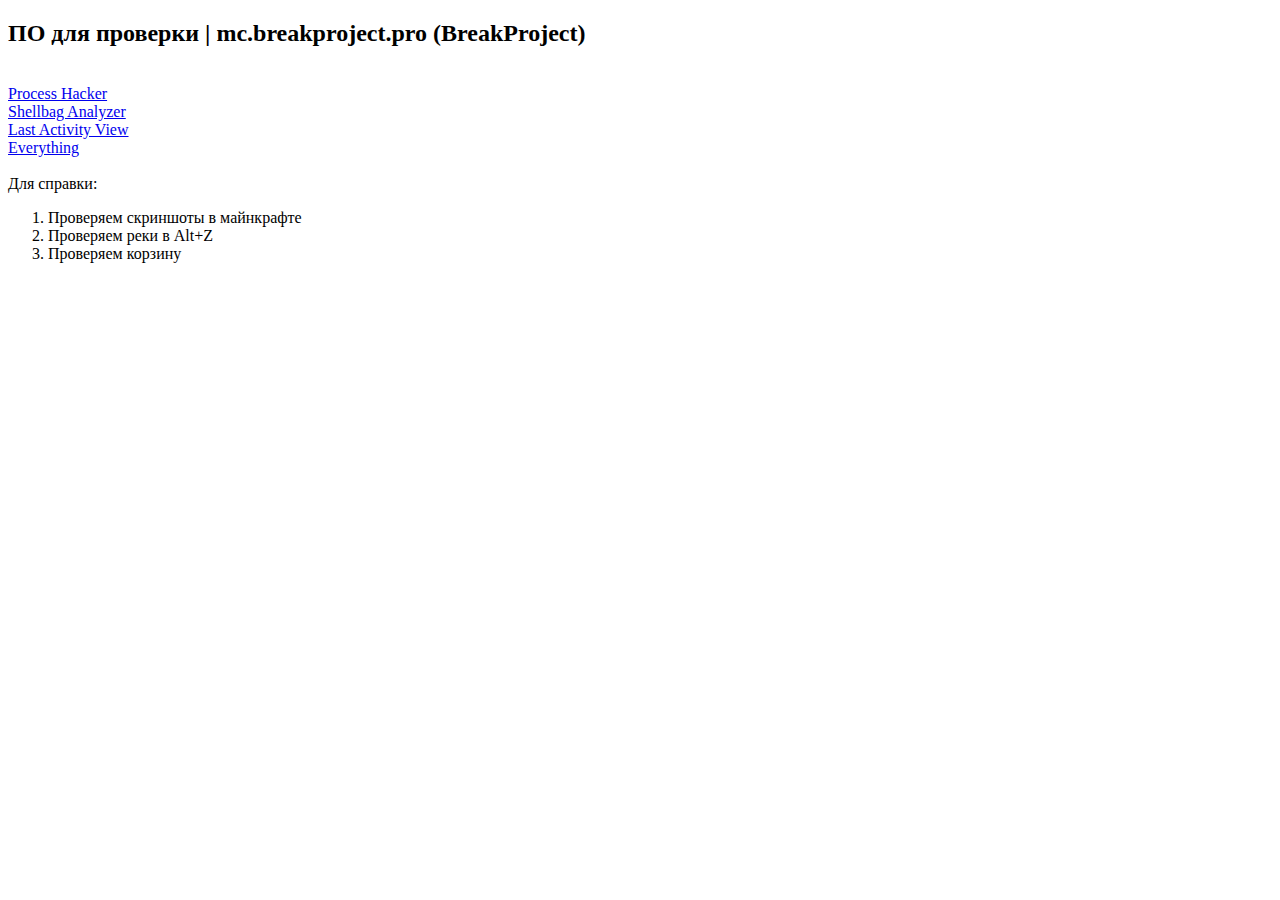
<file: check/index.html>
<!DOCTYPE html>
<html lang="en">
<head>
    <meta charset="UTF-8">
    <meta name="viewport" content="width=device-width, initial-scale=1.0">
    <title>BreakProject</title>
</head>
<body>
    <h2>ПО для проверки | mc.breakproject.pro (BreakProject)</h2>
    <br>
    <a href="https://sourceforge.net/projects/processhacker/files/processhacker2/processhacker-2.39-bin.zip/download" target="_blank">Process Hacker</a>
    <br>
    <a href="https://privazer.com/ru/shellbag_analyzer_cleaner.exe">Shellbag Analyzer</a>
    <br>
    <a href="https://www.nirsoft.net/utils/lastactivityview.zip">Last Activity View</a>
    <br>
    <a href="https://www.voidtools.com/Everything-1.4.1.1026.x64.zip">Everything</a>
    <br>
    <br>
    <div>Для справки:</div>
    <ol>
        <li>Проверяем скриншоты в майнкрафте</li>
        <li>Проверяем реки в Alt+Z</li>
        <li>Проверяем корзину</li>
    </ol>
</body>
</html>
</file>
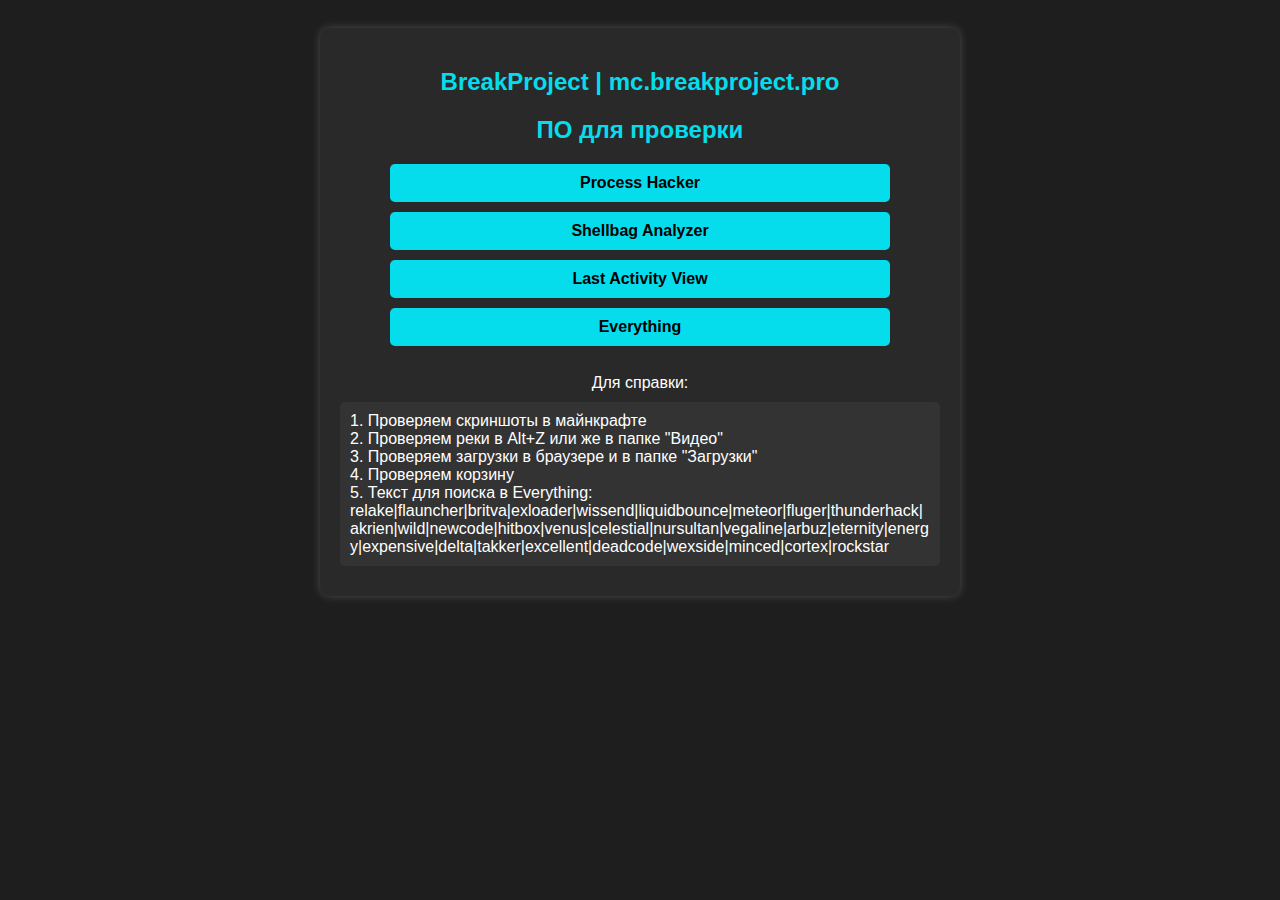
<file: check/v1/index.html>
<!DOCTYPE html>
<html lang="ru">
<head>
    <meta charset="UTF-8">
    <meta name="viewport" content="width=device-width, initial-scale=1.0">
    <title>BreakProject</title>
    <link rel="shortcut icon" href="/img/2.ico" type="image/ico">
    <style>
        body {
            font-family: Arial, sans-serif;
            background-color: #1e1e1e;
            color: #fff;
            text-align: center;
            padding: 20px;
        }
        h2 {
            color: #06ddec;
        }
        .container {
            max-width: 600px;
            margin: auto;
            background: #292929;
            padding: 20px;
            border-radius: 10px;
            box-shadow: 0 0 10px rgba(255, 255, 255, 0.2);
        }
        .button {
            display: block;
            margin: 10px auto;
            padding: 10px;
            width: 80%;
            background: #06ddec;
            color: #000;
            text-decoration: none;
            font-weight: bold;
            border-radius: 5px;
            transition: 0.3s;
        }
        .button:hover {
            background: #0db3be;
        }
        ol {
            text-align: left;
            margin: 10px auto;
            list-style-position: inside;
            padding: 10px;
            background: #333;
            border-radius: 5px;
            max-width: 100%;
            word-wrap: break-word;
            white-space: normal;
        }
    </style>
</head>
<body>
    <div class="container">
        <h2>BreakProject | mc.breakproject.pro</h2>
        <h2>ПО для проверки</h2>
        <a class="button" href="https://sourceforge.net/projects/processhacker/files/processhacker2/processhacker-2.39-bin.zip/download" target="_blank">Process Hacker</a>
        <a class="button" href="https://privazer.com/ru/shellbag_analyzer_cleaner.exe">Shellbag Analyzer</a>
        <a class="button" href="https://www.nirsoft.net/utils/lastactivityview.zip">Last Activity View</a>
        <a class="button" href="https://www.voidtools.com/Everything-1.4.1.1026.x64.zip">Everything</a>
        <br>
        <div>Для справки:</div>
        <ol>
            <li>Проверяем скриншоты в майнкрафте</li>
            <li>Проверяем реки в Alt+Z или же в папке "Видео"</li>
            <li>Проверяем загрузки в браузере и в папке "Загрузки"</li>
            <li>Проверяем корзину</li>
            <li>Текст для поиска в Everything: relake|flauncher|britva|exloader|wissend|liquidbounce|meteor|fluger|thunderhack|akrien|wild|newcode|hitbox|venus|celestial|nursultan|vegaline|arbuz|eternity|energy|expensive|delta|takker|excellent|deadcode|wexside|minced|cortex|rockstar</li>
        </ol>
    </div>
</body>
</html>
</file>
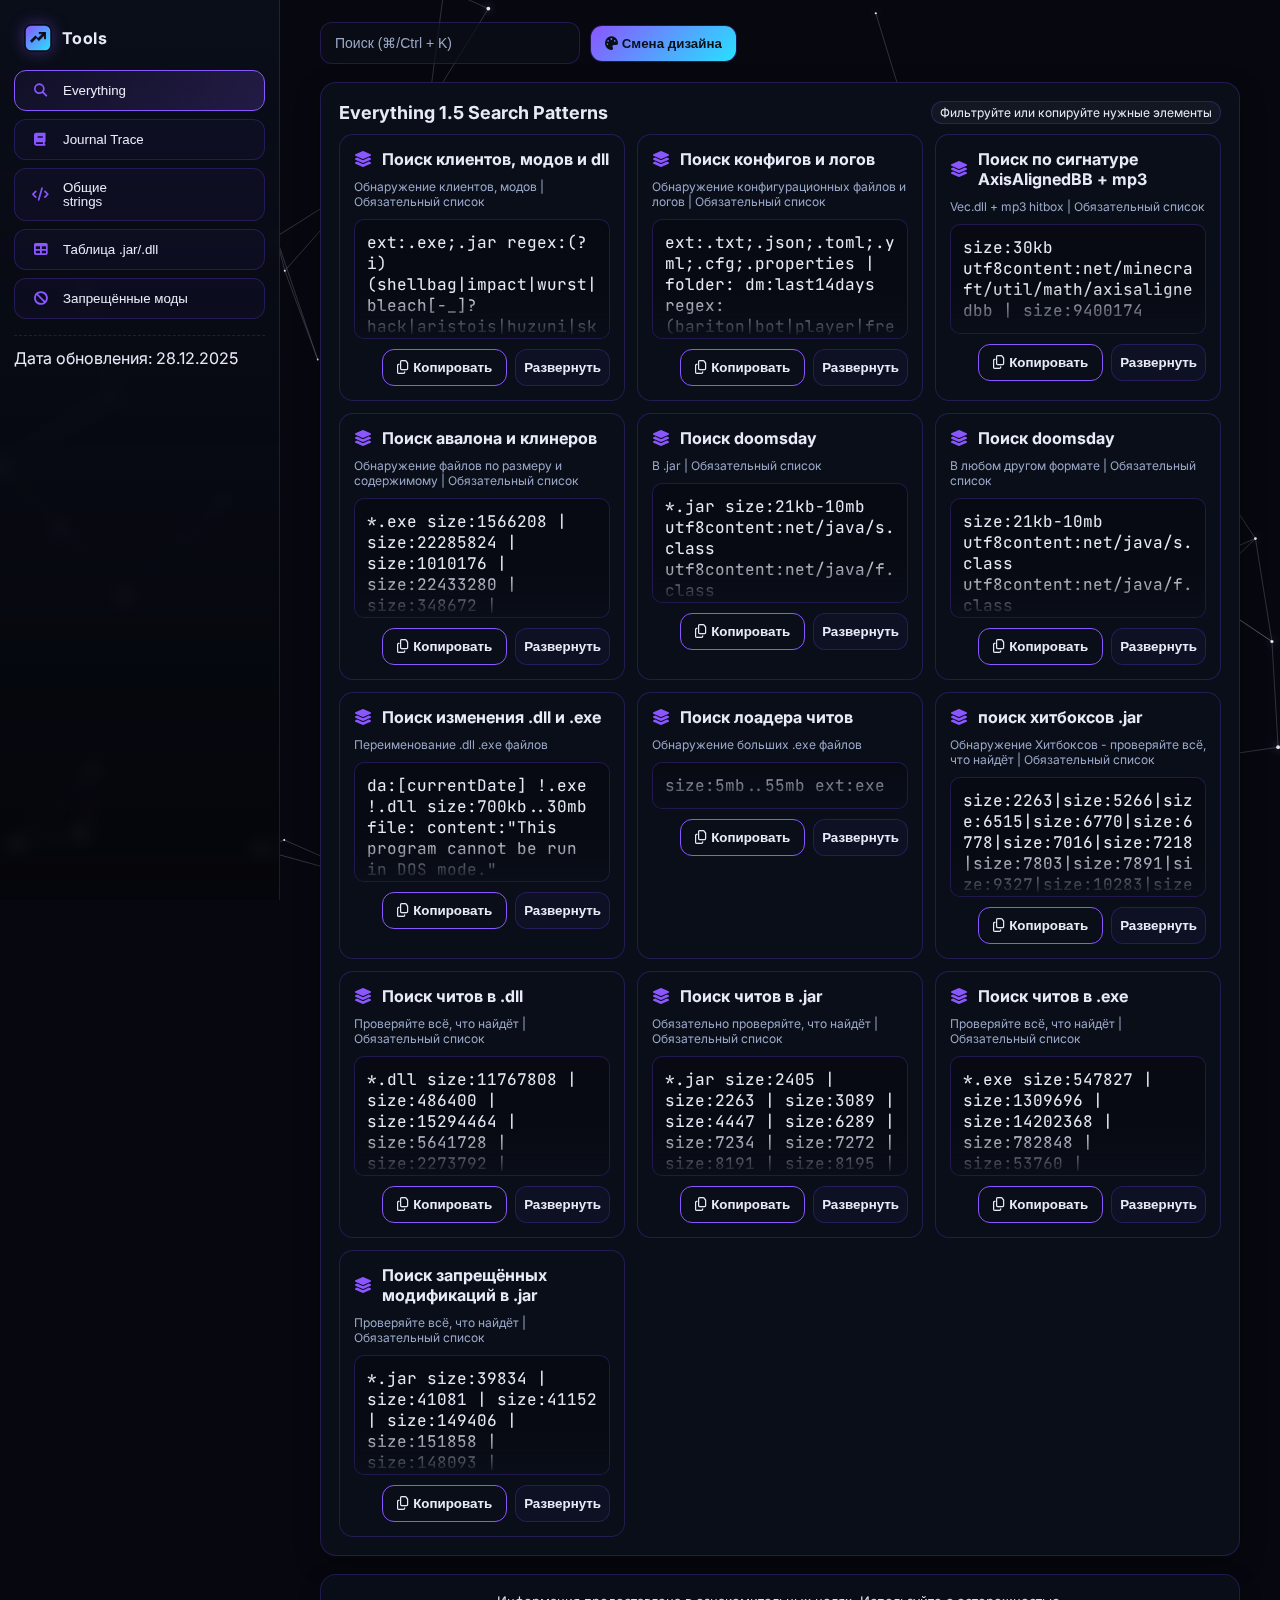
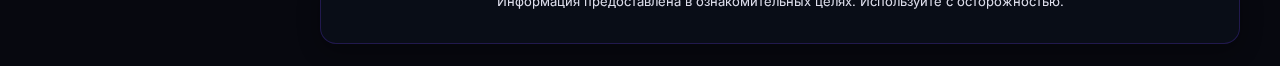
<file: check/v2/index.backup.html>
<!DOCTYPE html>
<html lang="ru"><head><meta http-equiv="Content-Type" content="text/html; charset=UTF-8">

<meta name="viewport" content="width=device-width, initial-scale=1">
<title>Tools</title>
<link rel="icon" type="image/svg+xml" href="assets/favicon.svg">
<link rel="alternate icon" type="image/png" sizes="32x32" href="assets/favicon-32.png">
<meta name="theme-color" content="#0b0f1a">
<link href="https://fonts.googleapis.com/css2?family=Inter:wght@400;500;600;700;800&family=JetBrains+Mono:wght@400;500&display=swap" rel="stylesheet">
<link rel="stylesheet" href="https://cdnjs.cloudflare.com/ajax/libs/font-awesome/6.5.1/css/all.min.css">
<link rel="stylesheet" href="css/styles.css">
</head>
<body class="theme-neon">
<canvas id="particles-canvas" width="1920" height="951" style="width: 1920px; height: 951px;"></canvas>

<div id="copyToast" class="toast"><i class="fa-solid fa-check"></i> Скопировано</div>

<div id="appRoot" class="app">
  <aside class="sidebar">
    <div class="brand">
      <svg class="logo" width="28" height="28" viewBox="0 0 64 64" role="img" aria-label="Logo" xmlns="http://www.w3.org/2000/svg">
  <defs>
    <lineargradient id="wrGrad" x1="0" y1="0" x2="1" y2="1">
      <stop offset="0%" stop-color="var(--accent)"></stop>
      <stop offset="100%" stop-color="var(--accent-2)"></stop>
    </lineargradient>
    <filter id="wrShadow" x="-50%" y="-50%" width="200%" height="200%">
      <fedropshadow dx="0" dy="1" stdDeviation="1.2" flood-opacity="0.45"></fedropshadow>
    </filter>
  </defs>
  <rect x="4" y="4" width="56" height="56" rx="12" fill="url(#wrGrad)"></rect>
  <path d="M18 42 L28 32 L34 38 L46 26 L46 34 L50 34 L50 18 L34 18 L34 22 L42 22 L32 32 L26 26 L14 38 Z" fill="#081018" filter="url(#wrShadow)"></path>
</svg>
      <h1>Tools</h1>
    </div>
    <div class="nav" id="nav">
      <button data-tab="everything" class="active"><i class="fa-solid fa-magnifying-glass"></i><span>Everything</span></button>
      <button data-tab="journal"><i class="fa-solid fa-book"></i><span>Journal Trace</span></button>
      <button data-tab="common"><i class="fa-solid fa-code"></i><span class="stack-title"><span>Общие</span><span>strings</span></span></button>
      <button data-tab="mods"><i class="fa-solid fa-table"></i><span>Таблица .jar/.dll</span></button>
      <button data-tab="banned"><i class="fa-solid fa-ban"></i><span>Запрещённые моды</span></button>
    </div>
    <div style="margin-top: 16px; border-top:1px dashed var(--card-border); padding-top: 12px;">
      <div class="small">Дата обновления: <span id="updatedAt">28.12.2025</span></div>
      
    </div>
  </aside>

  <main class="main">
    <div class="topbar">
      <div class="controls">
        <div class="search"><input id="searchInput" class="input" type="text" placeholder="Поиск (⌘/Ctrl + K)"></div>
        <button id="designBtn" class="btn"><i class="fa-solid fa-palette"></i> Смена дизайна</button>
      </div>
    </div>

    <section id="content" class="panel">
      <div class="section-title">
        <h2 style="margin:0; font-size: 18px;" id="sectionTitle">Everything 1.5 Search Patterns</h2>
        <span class="badge">Фильтруйте или копируйте нужные элементы</span>
      </div>
      <div id="cards" class="cards compact"><div class="card" style="display: flex;"><h3><i class="fa-solid fa-layer-group"></i> Поиск клиентов, модов и dll</h3>
    <div class="meta">Обнаружение клиентов, модов | Обязательный список</div>
    <div class="code">ext:.exe;.jar regex:(?i)(shellbag|impact|wurst|bleach[-_]?hack|aristois|huzuni|skill[-_]?client|nodus|inertia|ares|sigma|meteor|atomic|zamorozka|liquid[-_]?bounce|nurik|nursultan|celestial|calestial|celka|expensive|neverhook|excellent|wexside|wild|minced|deadcode|akrien|jigsaw|future|jessica|dreampool|vape|infinity|squad|no[-_]?rules|konas|zeus[-_]?client|rich[-_]?client|ghost[-_]?client|rusher[-_]?hack|thunder[-_]?hack|moon[-_]?hack|winner|nova|exire|doomsday|nightware|ricardo|extazyy|troxill|arbuz|dauntiblyat|rename[-_]?me[-_]?please|edit[-_]?me|takker|faker|xameleon|fuze[-_]?client|wise[-_]?folder|net[-_]?limiter|feather|delta|eclipse|venus|jex|hakari|hush|hach|rogalik|catlavan|haruka|wissend|fluger|sperma|vortex|newcode|astra|britva|bariton|bot|player|freecam|bedrock|hotbar|swap|chest|gumball|tweak|entity|viabackwards|viaforge|viaproxy|hitbox|elytra|xaero|through|mob|auto|place|health|inventory|x[-_]?ray|clean[-_]?cut|smart[-_]?moving|save[-_]?searcher|world[-_]?downloader|trade[-_]?finder|chorus[-_]?find|inv[-_]?move|chunk[-_]?copy|seed[-_]?cracker|diamond[-_]?sim|forge[-_]?hax|step[-_]?up|client[-_]?commands|camera[-_]?utils|cheat[-_]?utils|universal[-_]?mod|swing[-_]?through[-_]?grass|shift[\s_-]?tap|aim[\s_-]?assistance|grass[\s_-]?pas|motor[\s_-]?assistance|player[\s_-]?highlighter|slippery[\s_-]?mod|entity-outliner|elytraswapperplusclient|chest[\s_-]?esp|armor[\s_-]?hot[\s_-]?swap|fallen|aurora|wine[\s_-]?launcher|sh[\s_-]?project|trigger[\s_-]?bot|collapse|melonity|blessed|zachot[\s_-]?po[\s_-]?angl[\s_-]?8[\s_-]?klass|creator1171|Spawner[\s_-]?Locator)</div>
    <div class="copy">
      <button class="btn secondary copy-btn"><i class="fa-regular fa-copy"></i> Копировать</button>
      <button class="btn ghost tiny collapse-toggle" aria-expanded="false">Развернуть</button>
    </div></div><div class="card" style="display: flex;"><h3><i class="fa-solid fa-layer-group"></i> Поиск конфигов и логов</h3>
    <div class="meta">Обнаружение конфигурационных файлов и логов | Обязательный список</div>
    <div class="code">ext:.txt;.json;.toml;.yml;.cfg;.properties | folder: dm:last14days regex:(bariton|bot|player|freecam|bedrock|hotbar|swap|chest|gumball|tweak|entity|crystal|optimizer|viabackwards|viaforge|viaproxy|hitbox|elytra|xaero|through|mob|auto|place|health|inventory|x[-_]?ray|clean[-_]?cut|smart[-_]?moving|save[-_]?searcher|world[-_]?downloader|trade[-_]?finder|chorus[-_]?find|inv[-_]?move|chunk[-_]?copy|seed[-_]?cracker|diamond[-_]?sim|forge[-_]?hax|step[-_]?up|client[-_]?commands|camera[-_]?utils|cheat[-_]?utils|universal[-_]?mod|swing[-_]?through[-_]?grass|shift[\s_-]?tap|aim[\s_-]?assistance|grass[\s_-]?pas|motor[\s_-]?assistance|player[\s_-]?highlighter|slippery[\s_-]?mod|entity-outliner|elytraswapperplusclient|chest[\s_-]?esp|armor[\s_-]?hot[\s_-]?swap|fallen|aurora|wine[\s_-]?launcher|sh[\s_-]?project|trigger[\s_-]?bot|collapse|melonity|blessed|zachot[\s_-]?po[\s_-]?angl[\s_-]?8[\s_-]?klass|creator1171|Spawner[\s_-]?Locator)</div>
    <div class="copy">
      <button class="btn secondary copy-btn"><i class="fa-regular fa-copy"></i> Копировать</button>
      <button class="btn ghost tiny collapse-toggle" aria-expanded="false">Развернуть</button>
    </div></div><div class="card" style="display: flex;"><h3><i class="fa-solid fa-layer-group"></i> Поиск по сигнатуре AxisAlignedBB + mp3</h3>
    <div class="meta">Vec.dll + mp3 hitbox | Обязательный список</div>
    <div class="code">size:30kb utf8content:net/minecraft/util/math/axisalignedbb | size:9400174</div>
    <div class="copy">
      <button class="btn secondary copy-btn"><i class="fa-regular fa-copy"></i> Копировать</button>
      <button class="btn ghost tiny collapse-toggle" aria-expanded="false">Развернуть</button>
    </div></div><div class="card" style="display: flex;"><h3><i class="fa-solid fa-layer-group"></i> Поиск авалона и клинеров</h3>
    <div class="meta">Обнаружение файлов по размеру и содержимому | Обязательный список</div>
    <div class="code">*.exe size:1566208 | size:22285824 | size:1010176 | size:22433280 | size:348672 | size:352256 | size:782848 | size:6887424 | size:763392 | size:6111 | size:743424 | size:1767424 | size:823808 | size:18126848 | <size:700kb..5mb utf8content:net="" minecraftforge="" fml="" loading="" fmlloader="" |="" glowesp=""> | <size:14mb..17mb utf8content:d3d11createdeviceandswapchain|loadlibrarya=""></size:14mb..17mb></size:700kb..5mb></div>
    <div class="copy">
      <button class="btn secondary copy-btn"><i class="fa-regular fa-copy"></i> Копировать</button>
      <button class="btn ghost tiny collapse-toggle" aria-expanded="false">Развернуть</button>
    </div></div><div class="card" style="display: flex;"><h3><i class="fa-solid fa-layer-group"></i> Поиск doomsday</h3>
    <div class="meta">В .jar | Обязательный список</div>
    <div class="code">*.jar size:21kb-10mb utf8content:net/java/s.class utf8content:net/java/f.class</div>
    <div class="copy">
      <button class="btn secondary copy-btn"><i class="fa-regular fa-copy"></i> Копировать</button>
      <button class="btn ghost tiny collapse-toggle" aria-expanded="false">Развернуть</button>
    </div></div><div class="card" style="display: flex;"><h3><i class="fa-solid fa-layer-group"></i> Поиск doomsday</h3>
    <div class="meta">В любом другом формате | Обязательный список</div>
    <div class="code">size:21kb-10mb utf8content:net/java/s.class utf8content:net/java/f.class</div>
    <div class="copy">
      <button class="btn secondary copy-btn"><i class="fa-regular fa-copy"></i> Копировать</button>
      <button class="btn ghost tiny collapse-toggle" aria-expanded="false">Развернуть</button>
    </div></div><div class="card" style="display: flex;"><h3><i class="fa-solid fa-layer-group"></i> Поиск изменения .dll и .exe</h3>
    <div class="meta">Переименование .dll .exe файлов</div>
    <div class="code">da:[currentDate] !.exe !.dll size:700kb..30mb file: content:"This program cannot be run in DOS mode."</div>
    <div class="copy">
      <button class="btn secondary copy-btn"><i class="fa-regular fa-copy"></i> Копировать</button>
      <button class="btn ghost tiny collapse-toggle" aria-expanded="false">Развернуть</button>
    </div></div><div class="card" style="display: flex;"><h3><i class="fa-solid fa-layer-group"></i> Поиск лоадера читов</h3>
    <div class="meta">Обнаружение больших .exe файлов</div>
    <div class="code">size:5mb..55mb ext:exe</div>
    <div class="copy">
      <button class="btn secondary copy-btn"><i class="fa-regular fa-copy"></i> Копировать</button>
      <button class="btn ghost tiny collapse-toggle" aria-expanded="false">Развернуть</button>
    </div></div><div class="card" style="display: flex;"><h3><i class="fa-solid fa-layer-group"></i> поиск хитбоксов .jar</h3>
    <div class="meta">Обнаружение Хитбоксов - проверяйте всё, что найдёт | Обязательный список</div>
    <div class="code">size:2263|size:5266|size:6515|size:6770|size:6778|size:7016|size:7218|size:7803|size:7891|size:9327|size:10283|size:10605|size:10958|size:11554|size:16541|size:17308|size:17339|size:18180|size:18527|size:18587|size:18734|size:19266|size:20578|size:20583|size:20639|size:20883|size:21161|size:21234|size:21664|size:22036|size:22861|size:26247|size:27546|size:27809|size:28084|size:28439|size:29304|size:29567|size:30279|size:31549|size:31607|size:34449|size:34669|size:35971|size:35993|size:38149|size:39017|size:39321|size:40142|size:42782|size:47159|size:48242|size:50828|size:51212|size:52426|size:54088|size:59381|size:62782|size:65316|size:65486|size:65765|size:66659|size:67491|size:68794|size:69757|size:72334|size:74105|size:80751|size:88896|size:95530|size:98811|size:100523|size:100799|size:101297|size:101571|size:101703|size:102297|size:102733|size:103761|size:104954|size:105623|size:105672|size:112386|size:120640|size:138417|size:143006|size:143597|size:143600|size:147329|size:147873|size:151762|size:153937|size:156722|size:156779|size:166677|size:169718|size:173698|size:183634|size:183651|size:192156|size:202720|size:257482|size:263070|size:267746|size:274865|size:300286|size:334588|size:343169|size:350629|size:409616|size:410358|size:517248|size:519731|size:532826|size:539151|size:556494|size:597406|size:636621|size:640838|size:878781|size:925493|size:1077149|size:1165063|size:1181556|size:1444714|size:1471429|size:1569093|size:1822841|size:3113569|size:3425801|size:3541075|size:3541138|size:3642292|size:3684385|size:4642998|size:5630483|size:7052171|size:7059952|size:22258750|size:25704986|size:26179274|size:26691896 *.jar</div>
    <div class="copy">
      <button class="btn secondary copy-btn"><i class="fa-regular fa-copy"></i> Копировать</button>
      <button class="btn ghost tiny collapse-toggle" aria-expanded="false">Развернуть</button>
    </div></div><div class="card" style="display: flex;"><h3><i class="fa-solid fa-layer-group"></i> Поиск читов в .dll</h3>
    <div class="meta">Проверяйте всё, что найдёт | Обязательный список</div>
    <div class="code">*.dll size:11767808 | size:486400 | size:15294464 | size:5641728 | size:2273792 | size:819987 | size:3823616 | size:1686528 | size:1560713</div>
    <div class="copy">
      <button class="btn secondary copy-btn"><i class="fa-regular fa-copy"></i> Копировать</button>
      <button class="btn ghost tiny collapse-toggle" aria-expanded="false">Развернуть</button>
    </div></div><div class="card" style="display: flex;"><h3><i class="fa-solid fa-layer-group"></i> Поиск читов в .jar</h3>
    <div class="meta">Обязательно проверяйте, что найдёт | Обязательный список</div>
    <div class="code">*.jar size:2405 | size:2263 | size:3089 | size:4447 | size:6289 | size:7234 | size:7272 | size:8191 | size:8195 | size:9068 | size:9372 | size:10283 | size:11193 | size:14569 | size:17339 | size:19950 | size:19996 | size:20639 | size:20883 | size:24662 | size:25349 | size:26255 | size:27152 | size:27546 | size:28084 | size:34669 | size:34669 | size:35971 | size:51079 | size:54088 | size:65486 | size:69757 | size:90139 | size:95121 | size:95195 | size:100183 | size:102128 | size:103620 | size:104255 | size:113386 | size:114974 | size:120071 | size:137550 | size:151762 | size:170201 | size:170201 | size:181747 | size:186566 | size:192156 | size:192156 | size:257482 | size:286362 | size:286362 | size:335770 | size:365980 | size:380768 | size:383073 | size:434725 | size:569437 | size:612658 |  size:625367 | size:895578 | size:925493 | size:967068 | size:1045107 | size:1330279 | size:1565003 | size:1822841 | size:1844101 | size:1870498 | size:3283826 | size:3372839 | size:3425801 | size:3841809 | size:4049697 | size:4059091 | size:4101247 | size:4610404 | size:4610405 | size:6009357 | size:6349526 | size:6377588 | size:6699922 | size:6731555 | size:6731555 | size:7052171 | size:7743912 | size:11464320 | size:13650364 | size:22205672 | size:28632494 | size:44722980 | size:47608266</div>
    <div class="copy">
      <button class="btn secondary copy-btn"><i class="fa-regular fa-copy"></i> Копировать</button>
      <button class="btn ghost tiny collapse-toggle" aria-expanded="false">Развернуть</button>
    </div></div><div class="card" style="display: flex;"><h3><i class="fa-solid fa-layer-group"></i> Поиск читов в .exe</h3>
    <div class="meta">Проверяйте всё, что найдёт | Обязательный список</div>
    <div class="code">*.exe size:547827 | size:1309696 | size:14202368 | size:782848 | size:53760 | size:13686784 | size:28107997 | size:22763666 | size:17731024 | size:72832762 | size:8520278 | size:63326352 | size:11421787 | size:11463432 | size:743936 | size:823808 | size:9388032 | size:191206617 | size15984640 | size:11897599 | size:11877071 | size:16197700 | size:16192613 | size:16192612 | size:16192613 | size:12173155 | size:16190579 | size:16674923 | size:16446210 | size:15361912 | size:13734493 | size:12474796 | size:12475699 | size:12104654 | size:12104647 | size:19521024 | size:41382400 | size:4426752 | size:5253632 | size:52722370 | size:38520304 | size:27185152</div>
    <div class="copy">
      <button class="btn secondary copy-btn"><i class="fa-regular fa-copy"></i> Копировать</button>
      <button class="btn ghost tiny collapse-toggle" aria-expanded="false">Развернуть</button>
    </div></div><div class="card" style="display: flex;"><h3><i class="fa-solid fa-layer-group"></i> Поиск запрещённых модификаций в .jar</h3>
    <div class="meta">Проверяйте всё, что найдёт | Обязательный список</div>
    <div class="code">*.jar size:39834 | size:41081 | size:41152 | size:149406 | size:151858 | size:148093 | size:150268 | size:153004 | size:214898 | size:150917 | size:128008 | size:142303 | size:146862 | size:132475 | size:130265 | size:131067 | size:214772 | size:130199 | size:135400 | size:1948224 | size:19817 | size:19951 | size:19951 | size:18953 | size:19767 | size:28097 | size:20551 | size:29051 | size:29505 | size:19975 | size:19690 | size:19760 | size:3413 | size:49189 | size:9215 | size:9181 | size:8081 | size:8123 | size:8365 | size:10296 | size:10513 | size:9366 | size:9269 | size:9201 | size:1549174 | size:1537105 | size:1518853 | size:1367895 | size:1539728 | size:2161496 | size:2136439 | size:2137773 | size:1761460 | size:1737669 | size:1739093 | size:1704487 | size:1679036 | size:1656967 | size:1863590 | size:1836506 | size:1838527 | size:890592 | size:48537 | size:1854235 | size:1598594 | size:1081825 | size:1917998 | size:1077393 | size:1950613 | size:1076949 | size:47520 | size:47521 | size:22740 | size:22740 | size:16969 | size:5801 | size:14009 | size:46411 | size:202720 | size:197779 | size:197778 | size:197778 | size:197779 | size:197780 | size:197778 | size:197778 | size:593223 | size:593445 | size:593224 | size:593449 | size:593225 | size:593448 | size:593228 | size:593449 | size:581115 | size:33650 | size:39913 | size:31951 | size:10256 | size:8353 | size:118380 | size:10256 | size:8353 | size:119718 | size:17601 | size:30160 | size:33467 | size:33017 | size:33017 | size:34594 | size:33463 | size:33463 | size:37949 | size:38302 | size:38320 | size:38674 | size:40159 | size:40351 | size:40856 | size:40648 | size:40862 | size:40862 | size:17601 | size:1093729 | size:1071661 | size:1088659 | size:1083803 | size:1130079 | size:1148478 | size:1115201 | size:1140367 | size:75389 | size:1072393 | size:1100379 | size:141864 | size:1152535 | size:1094089 | size:1137632 | size:1156109 | size:7354 | size:1237010 | size:1238848 | size:1242666 | size:1245695 | size:1218033 | size:1214810 | size:1212983 | size:1284425 | size:1284608 | size:1284575 | size:1286759 | size:1483630 | size:1483658 | size:1421771 | size:1437248 | size:1484169 | size:1489077 | size:1491287 | size:1388278 | size:1404405 | size:1274159 | size:1294140 | size:1307538 | size:1307704 | size:1309784 | size:1337136 | size:1416126 | size:1405345 | size:1405949 | size:1409735 | size:1410684 | size:1425832 | size:1460975 | size:1460975 | size:1482310 | size:1483925 | size:1490585 | size:1619640 | size:1486948 | size:1491263 | size:1491291 | size:1509606 | size:1528832 | size:1537160 | size:1549726 | size:1552842 | size:1495343 | size:1500810 | size:1511946 | size:1512752 | size:1512471 | size:1076413 | size:1076413 | size:1076068 | size:1084691 | size:1084826 | size:1101257 | size:1101145 | size:1103683 | size:1121256 | size:1174580 | size:1826984 | size:2016825 | size:2018402 | size:2019914 | size:2020374 | size:1236828 | size:1238702 | size:1242517 | size:1245563 | size:1217901 | size:1212751 | size:1212751 | size:1284520 | size:1286497 | size:1284636 | size:1286818 | size:1483964 | size:1483992 | size:1420955 | size:1425937 | size:1439634 | size:1494296 | size:1393365 | size:1409511 | size:1410450 | size:1410940 | size:1414702 | size:1415651 | size:1430942 | size:1467153 | size:1467153 | size:1488648 | size:1626117 | size:1492323 | size:1496617 | size:1496618 | size:1515130 | size:1534360 | size:1542683 | size:1555243 | size:1558358 | size:1500604 | size:1506046 | size:1517127 | size:1517475 | size:1517539 | size:1597474 | size:1597474 | size:1620310 | size:1082972 | size:1082972 | size:1082624 | size:1087921 | size:1091280 | size:1091412 | size:1107581 | size:1496014 | size:1494681 | size:1393433 | size:1409552 | size:1410490 | size:1410985 | size:1414671 | size:1415620 | size:1430910 | size:1467002 | size:1467002 | size:1488497 | size:1490113 | size:1496774 | size:1625960 | size:1496552 | size:1496553 | size:1534319 | size:1542638 | size:1555200 | size:1558317 | size:1498752 | size:1504192 | size:1515266 | size:1516084 | size:1517496 | size:1517561 | size:1597497 | size:1620325 | size:1082959 | size:1082959 | size:1082607 | size:1087902 | size:1091263 | size:1091396 | size:1107642 | size:1284880 | size:1453494 | size:1444906 | size:1444906 | size:1435644 | size:1511118 | size:1447931 | size:1305085 | size:1318484 | size:1318660 | size:1320879 | size:1348284 | size:1350516 | size:1362027 | size:1362027 | size:1499530 | size:1495291 | size:1499589 | size:1499590 | size:1518439 | size:1537671 | size:1545988 | size:1558550 | size:1561667 | size:1502802 | size:1508246 | size:1519224 | size:1520046 | size:1521470 | size:1521535 | size:1601477 | size:1624312 | size:1634749 | size:1086404 | size:1086404 | size:1086052 | size:1091347 | size:1094298 | size:1094432 | size:1110681 | size:1110555 | size:1113327 | size:1133615 | size:1187875 | size:1199781 | size:1244880 | size:1284292 | size:1452864 | size:1444330 | size:1444330 | size:1435068 | size:1510481 | size:1447321 | size:1304477 | size:1317882 | size:1318061 | size:1320261 | size:1347670 | size:1349899 | size:1361415 | size:1361415 | size:1498614 | size:1498614 | size:1517233 | size:1536466 | size:1644143 | size:1544780 | size:1557342 | size:1560460 | size:1508308 | size:1519329 | size:1520152 | size:1519721 | size:1519786 | size:1599722 | size:1622632 | size:1085069 | size:1085069 | size:1084717 | size:1090011 | size:1093372 | size:1093506 | size:1109768 | size:1109640 | size:1112387 | size:1130015 | size:1187221 | size:1252811 | size:1115452 | size:1115319 | size:1118008 | size:1138598 | size:1204559 | size:1284836 | size:1305221 | size:1318715 | size:1318880 | size:1321013 | size:1348419 | size:1148134 | size:1138688 | size:1192805 | size:1204664 | size:1258344 | size:1249721 | size:1284855 | size:1458722 | size:1449792 | size:1449792 | size:1440510 | size:1516433 | size:1454646 | size:1305238 | size:1318806 | size:1318938 | size:1321045 | size:1348450 | size:1355644 | size:1367062 | size:1367062 | size:1458077 | size:1449164 | size:1449164 | size:1439882 | size:1355023 | size:1366437 | size:1366437 | size:1458075 | size:1449161 | size:1449161 | size:1439879 | size:1395162 | size:1391521 | size:1189961 | size:1416246 | size:1391905 | size:1285679 | size:1190352 | size:1198419 | size:1204704 | size:1294966 | size:1295027 | size:1285895 | size:1285385 | size:1285593 | size:1285888 | size:1287125 | size:1318685 | size:1319616 | size:1290066 | size:1297775 | size:1302953 | size:1302987 | size:1303534 | size:1304293 | size:1303835 | size:1286328 | size:1286002 | size:1286236 | size:1286527 | size:1287759 | size:1298144 | size:1303901 | size:1286347 | size:1286548 | size:1287704 | size:1290587 | size:1298297 | size:1304055 | size:1304628 | size:1305386 | size:1304926 | size:1290860 | size:1298650 | size:1301786 | size:1301790 | size:1302326 | size:1303095 | size:1302637 | size:1316344 | size:1317280 | size:1301367 | size:1193736 | size:1195653 | size:1198780 | size:1201833 | size:1174173 | size:1169859 | size:1169876 | size:1241986 | size:1242169 | size:1242169 | size:1242513 | size:1434508 | size:1434538 | size:1379480 | size:1380687 | size:1429037 | size:1434011 | size:1434248 | size:1387249 | size:1405205 | size:1270738 | size:1290561 | size:1303956 | size:1304108 | size:1304136 | size:1332533 | size:1373524 | size:1411684 | size:1406170 | size:1406778 | size:1410525 | size:1411457 | size:1428810 | size:1464180 | size:1464180 | size:1485647 | size:1487263 | size:1492495 | size:1564438 | size:1488927 | size:1493282 | size:1493282 | size:1510883 | size:1530189 | size:1538569 | size:1551127 | size:1554238 | size:1482120 | size:1485847 | size:1496966 | size:1498341 | size:1497876 | size:1577250 | size:1577250 | size:1599860 | size:1611168 | size:1078318 | size:1077990 | size:1085064 | size:1088476 | size:1105358 | size:1105165 | size:1107766 | size:1123889 | size:1126821 | size:1178145 | size:1181704 | size:1235391 | size:1227328 | size:1038014 | size:1169554 | size:1165243 | size:1165243 | size:1239885 | size:1239896 | size:1242561 | size:1242906 | size:1435413 | size:1435313 | size:1378645 | size:1383485 | size:1384692 | size:1433133 | size:1438130 | size:1438364 | size:1392033 | size:1409060 | size:1410011 | size:1410512 | size:1414296 | size:1415225 | size:1432698 | size:1469383 | size:1469383 | size:1491013 | size:1492629 | size:1497840 | size:1569961 | size:1493302 | size:1497646 | size:1515357 | size:1534602 | size:1542938 | size:1555503 | size:1558613 | size:1484495 | size:1488436 | size:1499487 | size:1500906 | size:1502264 | size:1502335 | size:1581899 | size:1604584 | size:1083755 | size:1083420 | size:1090570 | size:1093977 | size:1094096 | size:1111063 | size:1460642 | size:1410342 | size:1410844 | size:1414541 | size:1415470 | size:1432929 | size:1469615 | size:1469615 | size:1491241 | size:1492857 | size:1498076 | size:1570208 | size:1515677 | size:1534922 | size:1543255 | size:1555821 | size:1484834 | size:1488614 | size:1499662 | size:1501081 | size:1502362 | size:1502434 | size:1582007 | size:1582007 | size:1615823 | size:1084000 | size:1083665 | size:1090813 | size:1094222 | size:1094341 | size:1111187 | size:1281752 | size:1450359 | size:1440816 | size:1440816 | size:1431555 | size:1508048 | size:1418062 | size:1443614 | size:1301902 | size:1315290 | size:1315450 | size:1315477 | size:1343853 | size:1346104 | size:1357696 | size:1496157 | size:1500493 | size:1500493 | size:1518280 | size:1537526 | size:1545861 | size:1558426 | size:1561537 | size:1488083 | size:1492529 | size:1503581 | size:1504998 | size:1506220 | size:1506292 | size:1585872 | size:1585872 | size:1619692 | size:1087258 | size:1094070 | size:1097479 | size:1097599 | size:1114451 | size:1114285 | size:1116777 | size:1134788 | size:1137782 | size:1192661 | size:1249899 | size:1241324 | size:1281118 | size:1449603 | size:1440183 | size:1440183 | size:1430906 | size:1507287 | size:1417377 | size:1442926 | size:1301171 | size:1314563 | size:1314730 | size:1314751 | size:1343135 | size:1345385 | size:1356978 | size:1587170 | size:1545841 | size:1558406 | size:1561518 | size:1487356 | size:1487368 | size:1502197 | size:1503616 | size:1504896 | size:1504968 | size:1584556 | size:1607327 | size:1086555 | size:1093360 | size:1096769 | size:1096889 | size:1113748 | size:1116090 | size:1134062 | size:1137056 | size:1191931 | size:1195493 | size:1240619 | size:1119216 | size:1121694 | size:1142685 | size:1197421 | size:1201117 | size:1281384 | size:1301542 | size:1315059 | size:1315227 | size:1315250 | size:1343639 | size:1201144 | size:1254837 | size:1246242 | size:1455686 | size:1445748 | size:1445748 | size:1436499 | size:1519902 | size:1520050 | size:1428965 | size:1456863 | size:1315122 | size:1315285 | size:1315307 | size:1343696 | size:1392694 | size:1361695 | size:1362759 | size:1455124 | size:1445206 | size:1445206 | size:1435957 | size:1361143 | size:1362208 | size:1356915 | size:1154657 | size:1357265 | size:1245503 | size:1154970 | size:1163354 | size:1166443 | size:1255265 | size:1255343 | size:1246085 | size:1246002 | size:1246171 | size:1245164 | size:1246333 | size:1279287 | size:1280180 | size:1246350 | size:1249991 | size:1258278 | size:1263660 | size:1263660 | size:1264198 | size:1264927 | size:1264530 | size:1244747 | size:1245148 | size:1245392 | size:1244403 | size:1245601 | size:1245614 | size:1257396 | size:1263427 | size:1244428 | size:1245580 | size:1245594 | size:1250057 | size:1258332 | size:1264360 | size:1264360 | size:1264891 | size:1265615 | size:1265251 | size:1264916 | size:1265619 | size:1265251 | size:1247236 | size:1154273 | size:1162737 | size:1165767 | size:1256564 | size:1256641 | size:1247382 | size:1247325 | size:1247485 | size:1246885 | size:1247086 | size:1280594 | size:1281488 | size:1247085 | size:1251487 | size:1259799 | size:1265122 | size:1265122 | size:1265650 | size:1266394 | size:1266001 | size:1245157 | size:1245246 | size:1245420 | size:1244818 | size:1245978 | size:1245992 | size:1257743 | size:1264095 | size:1244797 | size:1245958 | size:1245972 | size:1250349 | size:1258677 | size:1265027 | size:1265027 | size:1265540 | size:1266271 | size:1265895 | size:1265478 | size:1266183 | size:1265804 | size:1279727 | size:1280620 | size:1277790 | size:49985 | size:49578 | size:49523 | size:52385 | size:50959 | size:51199 | size:219863 | size:223259 | size:222894 | size:226594 | size:3638464 | size:3660686 | size:3660989 | size:3661102 | size:3661001 | size:47765 | size:49966 | size:124356 | size:338078 | size:125003 | size:311494 | size:125535 | size:312065 | size:125572 | size:312084 | size:125601 | size:308923 | size:125521 | size:126214 | size:309489 | size:124614 | size:124724 | size:125042 | size:128352 | size:127958 | size:81354 | size:61231 | size:72202 | size:72497 | size:5198 | size:3976 | size:696307 | size:699929 | size:698078 | size:697492 | size:700411 | size:717263 | size:716670 | size:719618 | size:717262 | size:717262 | size:964395 | size:967074 | size:964286 | size:972599 | size:968357 | size:9493343 | size:831115 | size:85484 | size:106858 | size:64239 | size:106966 | size:116676 | size:107646 | size:115332 | size:64233 | size:116508 | size:117092 | size:117163 | size:101870 | size:102261 | size:102276 | size:71258 | size:75788 | size:76189 | size:76191 | size:102224 | size:64655 | size:129191 | size:23207 | size:23204 | size:22420 | size:22955 | size:1351008 | size:4184242 | size:4219913 | size:4222110 | size:4237643 | size:4242247 | size:4310112 | size:4381736 | size:4403003 | size:4428713 | size:4087062 | size:4164648 | size:4165597 | size:4191086 | size:4165661 | size:4173901 | size:4763194 | size:4763186 | size:4763206 | size:4773149 | size:4786368 | size:4962663 | size:4970152 | size:4889529 | size:4880479 | size:4881615 | size:4887028 | size:4886980 | size:4913616 | size:4915633 | size:5071673 | size:6103679 | size:6100872 | size:5073538 | size:5154034 | size:6246498 | size:5157916 | size:6251983 | size:5177880 | size:6229023 | size:5151318 | size:5172668 | size:5172668 | size:5172663 | size:5171519 | size:6236301 | size:6413006 | size:5242260 | size:6668632 | size:6666897 | size:5499515 | size:6667681 | size:5499849 | size:6823236 | size:5590422 | size:6906875 | size:5619190 | size:5638141 | size:6946557 | size:5647157 | size:5648807 | size:7154516 | size:5817399 | size:7151011 | size:5835962 | size:7157513 | size:5845912 | size:5788427 | size:5356566 | size:5363385 | size:13687403 | size:13781737 | size:11189666 | size:12405847 | size:12554035 | size:12568278 | size:12567732 | size:12757467 | size:14433834 | size:14540461 | size:14612829 | size:14644552 | size:14603199 | size:14630994 | size:14544802 | size:14482459 | size:10438213 | size:9385241 | size:9333389 | size:9397994 | size:9808074 | size:10230129 | size:10247883 | size:10825551 | size:10845490 | size:10923221 | size:10933222 | size:11036548 | size:11040980 | size:11052677 | size:11062673 | size:11135155 | size:11189474 | size:11330566 | size:11214243 | size:11214254 | size:11234856 | size:11455157 | size:11559457 | size:11459525 | size:11476292 | size:11657452 | size:11733966 | size:11742679 | size:11780440 | size:14755450 | size:11890773 | size:11960160 | size:11961731 | size:12599244 | size:12348029 | size:12648084 | size:12337317 | size:12585793 | size:12703613 | size:12656109 | size:12928466 | size:13049328 | size:13056269 | size:13202318 | size:13240477 | size:13253343 | size:13274657 | size:13467571 | size:13505551 | size:13493866 | size:6727874 | size:6938700 | size:12528760 | size:11995178 | size:8650448 | size:7900070 | size:8366997 | size:7811063 | size:11788668 | size:11324945 | size:11966408 | size:12011127 | size:12444857 | size:672100 | size:451584 | size:1238614 | size:1187901 | size:1558110 | size:1351078 | size:1410791</div>
    <div class="copy">
      <button class="btn secondary copy-btn"><i class="fa-regular fa-copy"></i> Копировать</button>
      <button class="btn ghost tiny collapse-toggle" aria-expanded="false">Развернуть</button>
    </div></div></div>
            <div id="journalCards" class="cards hidden"><div class="card" style="display: flex;"><h3><i class="fa-solid fa-layer-group"></i> Поиск по директории</h3>
    <div class="meta">замените путь_к_папке - на настоящий путь</div>
    <div class="code">directory:путь_к_папке;name:!!</div>
    <div class="copy">
      <button class="btn secondary copy-btn"><i class="fa-regular fa-copy"></i> Копировать</button>
      <button class="btn ghost tiny collapse-toggle" aria-expanded="false">Развернуть</button>
    </div></div><div class="card" style="display: flex;"><h3><i class="fa-solid fa-layer-group"></i> Поиск по поддиректориям</h3>
    <div class="meta">Поиск .jar,.exe,.zip.</div>
    <div class="code">directory::;name:.jar||.zip||.rar;name:!!.lnk</div>
    <div class="copy">
      <button class="btn secondary copy-btn"><i class="fa-regular fa-copy"></i> Копировать</button>
      <button class="btn ghost tiny collapse-toggle" aria-expanded="false">Развернуть</button>
    </div></div><div class="card" style="display: flex;"><h3><i class="fa-solid fa-layer-group"></i> Поиск в папках загрузок и рабочего стола</h3>
    <div class="meta">Поиск в папках загрузок и рабочего стола</div>
    <div class="code">directory:Downloads||Desktop</div>
    <div class="copy">
      <button class="btn secondary copy-btn"><i class="fa-regular fa-copy"></i> Копировать</button>
      <button class="btn ghost tiny collapse-toggle" aria-expanded="false">Развернуть</button>
    </div></div></div>
      <div id="columnsWrap" class="masonry hidden"><div class="col" style="display: block;"><div class="col-head">DoomsDay Client</div><div class="col-body"><div class="item" style="display: grid;"><div>4aNT&gt;jeSE@I"KE)PQ07</div><button class="btn secondary"><i class="fa-regular fa-copy"></i></button></div><div class="item" style="display: grid;"><div>prlgQZGLbPCtCOg</div><button class="btn secondary"><i class="fa-regular fa-copy"></i></button></div><div class="item" style="display: grid;"><div>g]PW3an+)F(8T%#HFA!</div><button class="btn secondary"><i class="fa-regular fa-copy"></i></button></div><div class="item" style="display: grid;"><div>LvKgLTrpiVEaxZQIpXK</div><button class="btn secondary"><i class="fa-regular fa-copy"></i></button></div><div class="item" style="display: grid;"><div>]KqhNDviTSmLXa\Gky</div><button class="btn secondary"><i class="fa-regular fa-copy"></i></button></div><div class="item" style="display: grid;"><div>KXSoIckfbwuWyEn\VJ</div><button class="btn secondary"><i class="fa-regular fa-copy"></i></button></div><div class="item" style="display: grid;"><div>kdISqbPxmulRWqURNt</div><button class="btn secondary"><i class="fa-regular fa-copy"></i></button></div><div class="item" style="display: grid;"><div>kqdtPXM^OUXAws</div><button class="btn secondary"><i class="fa-regular fa-copy"></i></button></div><div class="item" style="display: grid;"><div>JkadeI\[\_faN\[Va</div><button class="btn secondary"><i class="fa-regular fa-copy"></i></button></div></div></div><div class="col" style="display: block;"><div class="col-head">Squad Client</div><div class="col-body"><div class="item" style="display: grid;"><div>x/mo/c</div><button class="btn secondary"><i class="fa-regular fa-copy"></i></button></div></div></div><div class="col" style="display: block;"><div class="col-head">Hitbox by kew3uik (mp3/pnd/g/exe)</div><div class="col-body"><div class="item" style="display: grid;"><div>stubborn.website</div><button class="btn secondary"><i class="fa-regular fa-copy"></i></button></div></div></div><div class="col" style="display: block;"><div class="col-head">Cortex Client</div><div class="col-body"><div class="item" style="display: grid;"><div>10^]^]]]!!46</div><button class="btn secondary"><i class="fa-regular fa-copy"></i></button></div><div class="item" style="display: grid;"><div>]]]]\_]10]]]]]]]</div><button class="btn secondary"><i class="fa-regular fa-copy"></i></button></div><div class="item" style="display: grid;"><div>\#"&amp;546754654'</div><button class="btn secondary"><i class="fa-regular fa-copy"></i></button></div><div class="item" style="display: grid;"><div>\_^]++++</div><button class="btn secondary"><i class="fa-regular fa-copy"></i></button></div><div class="item" style="display: grid;"><div>!!5!27654'!5!27654'!5!</div><button class="btn secondary"><i class="fa-regular fa-copy"></i></button></div></div></div><div class="col" style="display: block;"><div class="col-head">Cortex Client ProstoCraft</div><div class="col-body"><div class="item" style="display: grid;"><div>E S P</div><button class="btn secondary"><i class="fa-regular fa-copy"></i></button></div></div></div><div class="col" style="display: block;"><div class="col-head">Blessed Client</div><div class="col-body"><div class="item" style="display: grid;"><div>EEEFFFHHHHJJJJM</div><button class="btn secondary"><i class="fa-regular fa-copy"></i></button></div><div class="item" style="display: grid;"><div>NNNNNNNNN{{{{{</div><button class="btn secondary"><i class="fa-regular fa-copy"></i></button></div><div class="item" style="display: grid;"><div>3333NNNNgigg</div><button class="btn secondary"><i class="fa-regular fa-copy"></i></button></div><div class="item" style="display: grid;"><div>kkkyik^^ZkBBB2221KKYHYeYVY</div><button class="btn secondary"><i class="fa-regular fa-copy"></i></button></div></div></div><div class="col" style="display: block;"><div class="col-head">Vertzah Client</div><div class="col-body"><div class="item" style="display: grid;"><div>Hitbox:</div><button class="btn secondary"><i class="fa-regular fa-copy"></i></button></div><div class="item" style="display: grid;"><div>Reach:</div><button class="btn secondary"><i class="fa-regular fa-copy"></i></button></div></div></div><div class="col" style="display: block;"><div class="col-head">Hitbox LabyMod</div><div class="col-body"><div class="item" style="display: grid;"><div>b/time</div><button class="btn secondary"><i class="fa-regular fa-copy"></i></button></div><div class="item" style="display: grid;"><div>BaoBab:</div><button class="btn secondary"><i class="fa-regular fa-copy"></i></button></div></div></div><div class="col" style="display: block;"><div class="col-head">Dreampool Client</div><div class="col-body"><div class="item" style="display: grid;"><div>dreampool</div><button class="btn secondary"><i class="fa-regular fa-copy"></i></button></div><div class="item" style="display: grid;"><div>TriggerBOT</div><button class="btn secondary"><i class="fa-regular fa-copy"></i></button></div><div class="item" style="display: grid;"><div>forge.commons.</div><button class="btn secondary"><i class="fa-regular fa-copy"></i></button></div></div></div><div class="col" style="display: block;"><div class="col-head">Hitbox Lunar</div><div class="col-body"><div class="item" style="display: grid;"><div>ZDCoder</div><button class="btn secondary"><i class="fa-regular fa-copy"></i></button></div></div></div><div class="col" style="display: block;"><div class="col-head">String for any converter JAR -&gt; DLL</div><div class="col-body"><div class="item" style="display: grid;"><div>radioegor146</div><button class="btn secondary"><i class="fa-regular fa-copy"></i></button></div></div></div><div class="col" style="display: block;"><div class="col-head">Inject Cheat</div><div class="col-body"><div class="item" style="display: grid;"><div>magicthein</div><button class="btn secondary"><i class="fa-regular fa-copy"></i></button></div><div class="item" style="display: grid;"><div>net.minecraftforge.ASMEventHandler.31.wait(long, int)</div><button class="btn secondary"><i class="fa-regular fa-copy"></i></button></div><div class="item" style="display: grid;"><div>chs/Main</div><button class="btn secondary"><i class="fa-regular fa-copy"></i></button></div><div class="item" style="display: grid;"><div>chs/Profiller</div><button class="btn secondary"><i class="fa-regular fa-copy"></i></button></div><div class="item" style="display: grid;"><div>areyoufuckingdump</div><button class="btn secondary"><i class="fa-regular fa-copy"></i></button></div></div></div><div class="col" style="display: block;"><div class="col-head">Takker</div><div class="col-body"><div class="item" style="display: grid;"><div>http://localhost:8080/</div><button class="btn secondary"><i class="fa-regular fa-copy"></i></button></div><div class="item" style="display: grid;"><div>org/springframework/boot/loader/ref/Cleaner.instance\:org.springframework.boot.loader.ref.Cleaner</div><button class="btn secondary"><i class="fa-regular fa-copy"></i></button></div></div></div><div class="col" style="display: block;"><div class="col-head">Fakker</div><div class="col-body"><div class="item" style="display: grid;"><div>net/lenni0451/commons/httpclient/HttpResponse</div><button class="btn secondary"><i class="fa-regular fa-copy"></i></button></div><div class="item" style="display: grid;"><div>Client2ProxyHandler.CLIENT\_2\_PROXY\_ATTRIBUTE\_KEY</div><button class="btn secondary"><i class="fa-regular fa-copy"></i></button></div></div></div><div class="col" style="display: block;"><div class="col-head">Hameleon</div><div class="col-body"><div class="item" style="display: grid;"><div>xameleon.html</div><button class="btn secondary"><i class="fa-regular fa-copy"></i></button></div></div></div><div class="col" style="display: block;"><div class="col-head">Vape V4</div><div class="col-body"><div class="item" style="display: grid;"><div>vape.gg</div><button class="btn secondary"><i class="fa-regular fa-copy"></i></button></div><div class="item" style="display: grid;"><div>www.vape.gg</div><button class="btn secondary"><i class="fa-regular fa-copy"></i></button></div><div class="item" style="display: grid;"><div>VAPE4DLL</div><button class="btn secondary"><i class="fa-regular fa-copy"></i></button></div></div></div><div class="col" style="display: block;"><div class="col-head">Hitbox</div><div class="col-body"><div class="item" style="display: grid;"><div>CREATED_BY_WHYMADUD</div><button class="btn secondary"><i class="fa-regular fa-copy"></i></button></div><div class="item" style="display: grid;"><div>oeshb</div><button class="btn secondary"><i class="fa-regular fa-copy"></i></button></div><div class="item" style="display: grid;"><div>h1tb0x</div><button class="btn secondary"><i class="fa-regular fa-copy"></i></button></div><div class="item" style="display: grid;"><div>ch0ffa_box</div><button class="btn secondary"><i class="fa-regular fa-copy"></i></button></div><div class="item" style="display: grid;"><div>onupdate</div><button class="btn secondary"><i class="fa-regular fa-copy"></i></button></div><div class="item" style="display: grid;"><div>tickupdate</div><button class="btn secondary"><i class="fa-regular fa-copy"></i></button></div><div class="item" style="display: grid;"><div>net.minecraftforge.ASMEventHandler.31.wait(long, int)</div><button class="btn secondary"><i class="fa-regular fa-copy"></i></button></div><div class="item" style="display: grid;"><div>BreakHitsOn</div><button class="btn secondary"><i class="fa-regular fa-copy"></i></button></div><div class="item" style="display: grid;"><div>waoHITBOXES</div><button class="btn secondary"><i class="fa-regular fa-copy"></i></button></div><div class="item" style="display: grid;"><div>chs/</div><button class="btn secondary"><i class="fa-regular fa-copy"></i></button></div><div class="item" style="display: grid;"><div>HRCRHIIIq</div><button class="btn secondary"><i class="fa-regular fa-copy"></i></button></div><div class="item" style="display: grid;"><div>RHOOOCCC5.e</div><button class="btn secondary"><i class="fa-regular fa-copy"></i></button></div><div class="item" style="display: grid;"><div>listSpritesure</div><button class="btn secondary"><i class="fa-regular fa-copy"></i></button></div><div class="item" style="display: grid;"><div>Zero/Time</div><button class="btn secondary"><i class="fa-regular fa-copy"></i></button></div><div class="item" style="display: grid;"><div>BreakHitsOn</div><button class="btn secondary"><i class="fa-regular fa-copy"></i></button></div></div></div><div class="col" style="display: block;"><div class="col-head">Storm Aimasisst</div><div class="col-body"><div class="item" style="display: grid;"><div>GetDiskId</div><button class="btn secondary"><i class="fa-regular fa-copy"></i></button></div><div class="item" style="display: grid;"><div>afefefeffe</div><button class="btn secondary"><i class="fa-regular fa-copy"></i></button></div></div></div><div class="col" style="display: block;"><div class="col-head">Ammit Client</div><div class="col-body"><div class="item" style="display: grid;"><div>.crlc)</div><button class="btn secondary"><i class="fa-regular fa-copy"></i></button></div><div class="item" style="display: grid;"><div>(ITK;J)V</div><button class="btn secondary"><i class="fa-regular fa-copy"></i></button></div></div></div><div class="col" style="display: block;"><div class="col-head">Expensive + Haruka</div><div class="col-body"><div class="item" style="display: grid;"><div>ClickPearl</div><button class="btn secondary"><i class="fa-regular fa-copy"></i></button></div></div></div><div class="col" style="display: block;"><div class="col-head">Noise Client</div><div class="col-body"><div class="item" style="display: grid;"><div>Noise Client</div><button class="btn secondary"><i class="fa-regular fa-copy"></i></button></div></div></div><div class="col" style="display: block;"><div class="col-head">Общие strings для regex(case-insensitive)</div><div class="col-body"><div class="item" style="display: grid;"><div>(?i)(4aNT&gt;jeSE@I"KE\)PQ07|prlgQZGLbPCtCOg|g\]PW3an\+\)F\(8T%#HFA!|LvKgLTrpiVEaxZQIpXK|]KqhNDviTSmLXa\\Gky|KXSoIckfbwuWyEn\\VJ|kdISqbPxmulRWqURNt|kqdtPXM\^OUXAws|JkadeI\\\[\\_faN\\\[Va|x/mo/c|stubborn\.website|10\^\]\^\]\]\]!!46|]\]\]\]\_\]10\]\]\]\]\]\]|\\#"&amp;546754654'|\\_\^\]\+\+\+\+|!!5!27654'!5!27654'!5!|E\sS\sP|EEEFFFHHHHJJJJM|NNNNNNNNN\{\{\{\{\{|3333NNNNgigg|kkkyik\^\^ZkBBB2221KKYHYeYVY|Hitbox:|Reach:|b/time|BaoBab:|dreampool|TriggerBOT|forge\.commons\.|ZDCoder|radioegor146|net\.minecraftforge\.ASMEventHandler\.31\.wait\(long,\sint\)|chs/Main|chs/Profiller|areyoufuckingdump|org/springframework/boot/loader/ref/Cleaner\.instance\\:org\.springframework\.boot\.loader\.ref\.Cleaner|net/lenni0451/commons/httpclient/HttpResponse|Client2ProxyHandler\.CLIENT\\_2\\_PROXY\\_ATTRIBUTE\\_KEY|xameleon\.html|vape\.gg|www\.vape\.gg|VAPE4DLL|CREATED_BY_WHYMADUD|oeshb|h1tb0x|ch0ffa_box|onupdate|tickupdate|BreakHitsOn|waoHITBOXES|chs/|HRCRHIIIq|RHOOOCCC5\.e|listSpritesure|Zero/Time|GetDiskId|afefefeffe|\.crlc\)|\(ITK;J\)V|ClickPearl|Noise\sClient)</div><button class="btn secondary"><i class="fa-regular fa-copy"></i></button></div></div></div></div>
      <div id="tableWrap" class="table-wrap hidden" aria-label="Таблица .jar/.dll"><table><thead><tr><th class="sortable" data-index="0">Название</th><th class="sortable" data-index="1">Размер</th><th class="sortable" data-index="2">Проверка</th><th class="sortable" data-index="3">Комментарий</th></tr></thead><tbody><tr style="display: table-row;"><td><strong>ALLATORI hb</strong></td><td>7 кб</td><td>ALLATORI, букв. .class</td><td></td></tr><tr style="display: table-row;"><td><strong>Hitboxs ChunkAnimator</strong></td><td>7 кб</td><td>com\magma4496\Creatormagma.class</td><td>Анализ через Luyten\Recaf Могут встречатся в Lunar Client</td></tr><tr style="display: table-row;"><td><strong>Hitboxs FullBrightnessToggle</strong></td><td>7 кб</td><td></td><td>Анализ через Luyten\Recaf</td></tr><tr style="display: table-row;"><td><strong>Hitboxs bushroot</strong></td><td>8 | 10 | 21 кб</td><td>me\bushroot</td><td>Часто встречаются</td></tr><tr style="display: table-row;"><td><strong>Hitboxs</strong></td><td>8 кб</td><td>com\example\examplemod\Neat.class</td><td></td></tr><tr style="display: table-row;"><td><strong>FabricHits</strong></td><td>11 кб</td><td>net\fabricmc\example\ExampleMod.class</td><td>Хитбоксы для Fabric</td></tr><tr style="display: table-row;"><td><strong>Hitboxs ShulkerTooltip</strong></td><td>12 кб</td><td></td><td>Анализ через Luyten\Recaf</td></tr><tr style="display: table-row;"><td><strong>Autoreconnect (goodman)</strong></td><td>17\42 кб</td><td>me\goodman</td><td>Часто встречаются (в LabyMod)</td></tr><tr style="display: table-row;"><td><strong>Hitboxs ChunkAnimator</strong></td><td>20\53 кб</td><td></td><td>Анализ через Luyten\Recaf</td></tr><tr style="display: table-row;"><td><strong>Hitboxs</strong></td><td>21 кб</td><td>Protected-by-DCrasher</td><td></td></tr><tr style="display: table-row;"><td><strong>Hitboxs в TapeMouse</strong></td><td>28 | 170 кб</td><td>net\dries007\tapemouse\tapemouseOnOff</td><td></td></tr><tr style="display: table-row;"><td><strong>Hitboxs Neat</strong></td><td>19 | 28 | 34 | 188 кб</td><td>vazkii\neat</td><td>отсутствует HealthBarRenderer.class Часто встречаются</td></tr><tr style="display: table-row;"><td><strong>Hitboxs</strong></td><td>31 кб</td><td>org\yeat\Other\a.class, aa.class</td><td>Версия: Fabric 1.20.1</td></tr><tr style="display: table-row;"><td><strong>FpsBoost</strong></td><td>36 кб</td><td>com\shaori\fpsboost</td><td></td></tr><tr style="display: table-row;"><td><strong>Hitboxs TopkaVisual</strong></td><td>42 кб</td><td>org\scamservice\Init.class</td><td></td></tr><tr style="display: table-row;"><td><strong>Hitboxs</strong></td><td>62 кб</td><td>com\cmdcoders\cheats</td><td></td></tr><tr style="display: table-row;"><td><strong>Hitboxs TopkaVisual</strong></td><td>64 кб</td><td>dev\service\baing\Bypass.class</td><td></td></tr><tr style="display: table-row;"><td><strong>Ghost-клиент (TopkaHealth)</strong></td><td>66 кб</td><td>ev\service\use\Bypass.class</td><td></td></tr><tr style="display: table-row;"><td><strong>Hitboxs MinecraftOptimization</strong></td><td>69 кб</td><td>dev\minecraftoptimization</td><td>Часто встречаются</td></tr><tr style="display: table-row;"><td><strong>Hitboxs Neat</strong></td><td>71 кб</td><td>com\modd\Crack.class</td><td></td></tr><tr style="display: table-row;"><td><strong>Ghost-клиент (MarlowsCrystalOptimizer)</strong></td><td>73 кб</td><td>com\kapiteon\freecam</td><td></td></tr><tr style="display: table-row;"><td><strong>Hitboxs</strong></td><td>79 кб</td><td>minecraft\telegram\@markcls\GODSYSTEM</td><td></td></tr><tr style="display: table-row;"><td><strong>Ghost-клиент (Better Fps)</strong></td><td>97 кб</td><td>net\client\ExampleMod.class</td><td></td></tr><tr style="display: table-row;"><td><strong>Hitboxs</strong></td><td>99 кб</td><td>.OBFUSCATED WITH Gromek.class</td><td></td></tr><tr style="display: table-row;"><td><strong>Hitboxs Creative Core</strong></td><td>99 | 100 | 101 | 103 | 104 K6</td><td>creativecore\Start.class</td><td>Часто встречаются</td></tr><tr style="display: table-row;"><td><strong>Hitboxs ClickThrough(AutoJump)</strong></td><td>100 K6</td><td>Анализ через Luyten\Recaf (om Compудника)</td><td></td></tr><tr style="display: table-row;"><td><strong>Hitboxs FpsReducer(AutoJump)</strong></td><td>144 кб</td><td>bre2el\fpsreducer\Client.class</td><td></td></tr><tr style="display: table-row;"><td><strong>Ghost-Клиeнт</strong></td><td>149 кб</td><td>eu\me, MainClass.class | eu\me\mods, MinecraftRender.class</td><td></td></tr><tr style="display: table-row;"><td><strong>Hitboxs CustomHitboxes</strong></td><td>151 K6</td><td>lmao\drip\customhitboxes</td><td></td></tr><tr style="display: table-row;"><td><strong>Hitboxs Toro Health</strong></td><td>252 K6</td><td>a.class, b.class и т.д.</td><td></td></tr><tr style="display: table-row;"><td><strong>Hitboxs</strong></td><td>544 K6</td><td>@rejavastealbot - telegram.class</td><td></td></tr><tr style="display: table-row;"><td><strong>Hitboxs</strong></td><td>584 кб</td><td>me\ichun\mods\ichunutil</td><td></td></tr><tr style="display: table-row;"><td><strong>Blessed Crack</strong></td><td>904 K6</td><td>zov\blessed\crack\by\laqwrt</td><td></td></tr><tr style="display: table-row;"><td><strong>Hitboxs Neat</strong></td><td>1411 кб</td><td>KILLYOURFAMILY.class</td><td></td></tr><tr style="display: table-row;"><td><strong>Ghost-Kлuенm (Recaf)</strong></td><td>20819 K6</td><td>Анализ через Luyten\Recaf (om Compyдника) (me\corey\recaf\Recaf.class, nogepузka proverka.mp4)</td><td>На данный момент, чит не работает</td></tr><tr style="display: table-row;"><td><strong>Virgin Client (Ghost)</strong></td><td>1,7-1,9 мб</td><td>net\smoothboot\client\module\combat</td><td></td></tr><tr style="display: table-row;"><td><strong>ChanLibs (Ghost)</strong></td><td>613 кб ~</td><td>org\chainlibs\module\impl\modules</td><td></td></tr><tr style="display: table-row;"><td><strong>Doomsday</strong></td><td>29 - 30000 kb</td><td>Strings PH \ SS \ WinRar по логотипу \ Ocean \ dcomlaunch</td><td></td></tr><tr style="display: table-row;"><td><strong>Rolleron GH</strong></td><td>30-34 | 41 | 43 kb</td><td>me\rolleron\launch This.class</td><td></td></tr><tr style="display: table-row;"><td><strong>PseudoAutoSprint</strong></td><td>56,1 кб</td><td>dvd\explorer\nocheat\client\impl\ghost Hitbox.class</td><td></td></tr><tr style="display: table-row;"><td><strong>Jeed</strong></td><td>44 кб</td><td>Анализ модов через Luyten \ Recaf \ Fluddy Checker</td><td></td></tr><tr style="display: table-row;"><td><strong>Troxill Crack</strong></td><td>167 кб</td><td>ru\zdcoder\troxill\modules</td><td></td></tr><tr style="display: table-row;"><td><strong>Wl-Zoom GH</strong></td><td>506 кб</td><td>Анализ мода через Luyten \ Recaf \ Fluddy Checker</td><td></td></tr><tr style="display: table-row;"><td><strong>Cortezz Client</strong></td><td>3599 кб</td><td>client\cortezz</td><td></td></tr><tr style="display: table-row;"><td><strong>ThunderHack</strong></td><td>5847 кб</td><td>thunder\hack</td><td></td></tr><tr style="display: table-row;"><td><strong>Drip Client</strong></td><td>28 430 кб</td><td>Ocean \ RedLotus \ EchoScanner</td><td></td></tr><tr style="display: table-row;"><td><strong>Vape V4</strong></td><td>11 210 / 12 000 кб</td><td>Ocean \ Appinfo \ EchoScanner \ Strings the javaw.exe \ DPS</td><td></td></tr><tr style="display: table-row;"><td><strong>Ammit Client</strong></td><td>17 698 кб</td><td>Ocean \ Strings the javaw.exe \ DPS \ PcaClient</td><td></td></tr><tr style="display: table-row;"><td><strong>Ammit Client (Linux)</strong></td><td>21 594 кб</td><td>Ocean \ SS Tools Linux</td><td></td></tr><tr style="display: table-row;"><td><strong>Blessed Client</strong></td><td>6435-26435 кб</td><td>Ocean / Strings the javaw.exe / CrashLog</td><td></td></tr><tr style="display: table-row;"><td><strong>Vape V3</strong></td><td>3614 кб</td><td>Ocean / String the javaw.exe / DPS / Pca</td><td></td></tr><tr style="display: table-row;"><td><strong>Vape V2</strong></td><td>3678 кб</td><td>В данный момент уже не работает.</td><td></td></tr><tr style="display: table-row;"><td><strong>MicoHitboxes</strong></td><td>14950 кб</td><td>Ocean / DPS / PcaClient / Diagtrack</td><td></td></tr><tr style="display: table-row;"><td><strong>Avalone Green</strong></td><td>987 кб</td><td>Ocean / DPS / Conhost / PcaClient</td><td></td></tr><tr style="display: table-row;"><td><strong>Avalone Green</strong></td><td>726 кб</td><td>Ocean / DPS / Conhost / PcaClient</td><td></td></tr><tr style="display: table-row;"><td><strong>Avalone Red</strong></td><td>824 кб</td><td>Ocean / DPS / Conhost / PcaClient</td><td></td></tr><tr style="display: table-row;"><td><strong>Avalone Red</strong></td><td>21764 кб</td><td>Ocean / DPS / Conhost / PcaClient</td><td></td></tr><tr style="display: table-row;"><td><strong>Cheat by Ke3wik</strong></td><td>8771 кб</td><td>Ocean / DPS / PcaClient / CrashLog / Strings the javaw.exe</td><td></td></tr><tr style="display: table-row;"><td><strong>Avalone Blue</strong></td><td>765 кб</td><td>Ocean / DPS / Conhost / PcaClient</td><td></td></tr><tr style="display: table-row;"><td><strong>Imperator Client</strong></td><td>9243 кб</td><td>Ocean / DPS / PcaClient / CrashLog / Strings the javaw.exe</td><td></td></tr><tr style="display: table-row;"><td><strong>Rockstar Legit</strong></td><td>450 кб</td><td>DPS / EchoScanner / Ocean / Appinfo / Consent</td><td></td></tr><tr style="display: table-row;"><td><strong>Cortex Legit 3.0 - Beta</strong></td><td>7363 кб</td><td>.o в Temp / Stubborn.Website / Appinfo</td><td>Отсутствует клиннер - использовать имеющиеся методы</td></tr><tr style="display: table-row;"><td><strong>Сortex Legit</strong></td><td>16-20 мб</td><td>.o в Temp / Stubborn.Website / Appinfo</td><td></td></tr><tr style="display: table-row;"><td><strong>MP3 Dllhost (Anapa V4)</strong></td><td>9180 кб</td><td>CrashLog / Stubborn.Website / Appinfo</td><td></td></tr><tr style="display: table-row;"><td><strong>Laze Client</strong></td><td>Loader - 118 кб .dll для Loader - 3613 кб</td><td>Strings the javaw.exe / DPS / PcaSvc</td><td></td></tr><tr style="display: table-row;"><td><strong>Squad Client</strong></td><td>25 мб ~</td><td>Strings the javaw.exe / Name - Sound.mp3 (Sometimes)</td><td></td></tr><tr style="display: table-row;"><td><strong>Avalone Green</strong></td><td>1,6 мб</td><td>Ocean / DPS / Conhost / PcaClient</td><td></td></tr><tr style="display: table-row;"><td><strong>Dreampool</strong></td><td>27450 кб</td><td>Srings the javaw.exe (MagicTheInjecting)</td><td>Чит уже не актуален (мало юзеров + устарел)</td></tr><tr style="display: table-row;"><td><strong>LibLibMujina (Linux)</strong></td><td>511 / 510 кб</td><td>Linux 1.20.4 - Fabric / Lunar / Vanilla - Only Ocean Detections</td><td></td></tr><tr style="display: table-row;"><td><strong>Vertzah Client</strong></td><td>1526 кб</td><td>System Informer / Разбор .dll</td><td>Часто встречаются</td></tr><tr style="display: table-row;"><td><strong>Undetectable</strong></td><td>1523 | 1578 | 1590 | 1597 | 1634 1642 | 1707 | 1713 | 1748 | 1756 кб</td><td>System Informer / Разбор .dll</td><td></td></tr><tr style="display: table-row;"><td><strong>Cortex Crack</strong></td><td>15251 | 17625 кб</td><td>System Informer / Разбор .dll</td><td></td></tr><tr style="display: table-row;"><td><strong>vec.dll</strong></td><td>30 кб (чаще всего, но может быть и других размеров)</td><td>System Informer / Разбор .dll</td><td>Часто встречаются</td></tr><tr style="display: table-row;"><td><strong>DoomsDay (dll)</strong></td><td>5510 кб</td><td>System Informer / Разбор .dll</td><td></td></tr><tr style="display: table-row;"><td><strong>Безымянный dll</strong></td><td>1525 кб</td><td>System Informer / Разбор .dll</td><td></td></tr><tr style="display: table-row;"><td><strong>Безымянный dll</strong></td><td>1397 кб</td><td>System Informer / Разбор .dll</td><td></td></tr><tr style="display: table-row;"><td><strong>Lunar Optimize</strong></td><td>5497 кб</td><td>System Informer / Разбор .dll</td><td></td></tr><tr style="display: table-row;"><td><strong>Troxill Crack</strong></td><td>1457 кб</td><td>System Informer / Разбор .dll</td><td></td></tr><tr style="display: table-row;"><td><strong>NeverHook Legit</strong></td><td>2486 кб</td><td>System Informer  / Разбор .dll</td><td></td></tr><tr style="display: table-row;"><td><strong>Безымянный dll</strong></td><td>13591 кб</td><td>System Informer</td><td></td></tr></tbody></table></div>
      <div id="modsGridWrap" class="mods-grid hidden"><div class="mod-card" style="display: flex;"><h4><i class="fa-solid fa-ban"></i> ElytraSwap</h4><div class="tag">Перемещение</div><div class="desc">Автоматическая смена элитр в полёте</div></div><div class="mod-card" style="display: flex;"><h4><i class="fa-solid fa-ban"></i> ArmorHotSwap</h4><div class="tag">ПвП</div><div class="desc">Автоматическая смена брони в бою</div></div><div class="mod-card" style="display: flex;"><h4><i class="fa-solid fa-ban"></i> Slippery Mod</h4><div class="tag">Механики</div><div class="desc">Изменение механики скольжения блоков</div></div><div class="mod-card" style="display: flex;"><h4><i class="fa-solid fa-ban"></i> StepUp Mod</h4><div class="tag">Перемещение</div><div class="desc">Автоподъем на блоки без прыжка</div></div><div class="mod-card" style="display: flex;"><h4><i class="fa-solid fa-ban"></i> InvMove</h4><div class="tag">Механики</div><div class="desc">Возможность движения с открытым инвентарём</div></div><div class="mod-card" style="display: flex;"><h4><i class="fa-solid fa-ban"></i> Inventory Totem</h4><div class="tag">ПвП</div><div class="desc">Автоматическое использование тотема при смерти</div></div><div class="mod-card" style="display: flex;"><h4><i class="fa-solid fa-ban"></i> CleanCut</h4><div class="tag">Оптимизация</div><div class="desc">Улучшенный рендеринг объектов</div></div><div class="mod-card" style="display: flex;"><h4><i class="fa-solid fa-ban"></i> Grass Bypass</h4><div class="tag">Визуал</div><div class="desc">Обход ограничений отображения травы</div></div><div class="mod-card" style="display: flex;"><h4><i class="fa-solid fa-ban"></i> Aim Assistance</h4><div class="tag">ПвП</div><div class="desc">Помощь в прицеливании (аимбот)</div></div><div class="mod-card" style="display: flex;"><h4><i class="fa-solid fa-ban"></i> Auto Look</h4><div class="tag">Автоматизация</div><div class="desc">Автоматическое направление взгляда</div></div><div class="mod-card" style="display: flex;"><h4><i class="fa-solid fa-ban"></i> Zergatul.cheatutils</h4><div class="tag">Читы</div><div class="desc">Набор читерских утилит</div></div><div class="mod-card" style="display: flex;"><h4><i class="fa-solid fa-ban"></i> DiamondSim</h4><div class="tag">Поиск</div><div class="desc">Поиск алмазов через анализ чанков</div></div><div class="mod-card" style="display: flex;"><h4><i class="fa-solid fa-ban"></i> X-ray Mod</h4><div class="tag">Визуал</div><div class="desc">Просмотр ресурсов сквозь блоки (рентген)</div></div><div class="mod-card" style="display: flex;"><h4><i class="fa-solid fa-ban"></i> Chest Locator</h4><div class="tag">Поиск</div><div class="desc">Поиск сундуков на карте</div></div><div class="mod-card" style="display: flex;"><h4><i class="fa-solid fa-ban"></i> ChestESP</h4><div class="tag">Визуал</div><div class="desc">Подсветка сундуков через стены</div></div><div class="mod-card" style="display: flex;"><h4><i class="fa-solid fa-ban"></i> Entity/Player X-Ray</h4><div class="tag">Визуал</div><div class="desc">Просмотр entities/игроков сквозь стены</div></div><div class="mod-card" style="display: flex;"><h4><i class="fa-solid fa-ban"></i> Spawner Locator</h4><div class="tag">Поиск</div><div class="desc">Поиск спавнеров мобов</div></div><div class="mod-card" style="display: flex;"><h4><i class="fa-solid fa-ban"></i> AutoAttack</h4><div class="tag">ПвП</div><div class="desc">Автоматическая атака мобов/игроков</div></div><div class="mod-card" style="display: flex;"><h4><i class="fa-solid fa-ban"></i> InventoryProfilesNext</h4><div class="tag">Утилиты</div><div class="desc">Расширенное управление инвентарём</div></div><div class="mod-card" style="display: flex;"><h4><i class="fa-solid fa-ban"></i> Baritone/Fabritone</h4><div class="tag">Автоматизация</div><div class="desc">AI-помощник для автоматизации действий</div></div><div class="mod-card" style="display: flex;"><h4><i class="fa-solid fa-ban"></i> NoClipFlyMod</h4><div class="tag">Перемещение</div><div class="desc">Полёт и прохождение сквозь блоки</div></div><div class="mod-card" style="display: flex;"><h4><i class="fa-solid fa-ban"></i> FreeCam</h4><div class="tag">Визуал</div><div class="desc">Отделение камеры от тела игрока</div></div><div class="mod-card" style="display: flex;"><h4><i class="fa-solid fa-ban"></i> PlayerHighlighter</h4><div class="tag">Визуал</div><div class="desc">Подсветка игроков через стены</div></div><div class="mod-card" style="display: flex;"><h4><i class="fa-solid fa-ban"></i> AutoClicky</h4><div class="tag">ПвП</div><div class="desc">Автокликер для быстрых действий</div></div><div class="mod-card" style="display: flex;"><h4><i class="fa-solid fa-ban"></i> viaforge</h4><div class="tag">Сеть</div><div class="desc">Обход ограничений версий</div></div><div class="mod-card" style="display: flex;"><h4><i class="fa-solid fa-ban"></i> viabackwards</h4><div class="tag">Сеть</div><div class="desc">Поддержка старых версий</div></div><div class="mod-card" style="display: flex;"><h4><i class="fa-solid fa-ban"></i> viaproxy</h4><div class="tag">Сеть</div><div class="desc">Прокси для подключения к серверам</div></div><div class="mod-card" style="display: flex;"><h4><i class="fa-solid fa-ban"></i> AttackAura</h4><div class="tag">ПвП</div><div class="desc">Аура атаки вокруг игрока</div></div><div class="mod-card" style="display: flex;"><h4><i class="fa-solid fa-ban"></i> Trigger bot</h4><div class="tag">ПвП</div><div class="desc">Автоматическая атака при наведении</div></div><div class="mod-card" style="display: flex;"><h4><i class="fa-solid fa-ban"></i> baritone</h4><div class="tag">Автоматизация</div><div class="desc">AI-помощник для автоматизации сбора ресурсов</div></div><div class="mod-card" style="display: flex;"><h4><i class="fa-solid fa-ban"></i> Auto totem</h4><div class="tag">ПвП</div><div class="desc">Автоматическая установка тотема</div></div><div class="mod-card" style="display: flex;"><h4><i class="fa-solid fa-ban"></i> inventory move</h4><div class="tag">Механики</div><div class="desc">Движение с открытым инвентарём</div></div><div class="mod-card" style="display: flex;"><h4><i class="fa-solid fa-ban"></i> elytra hack</h4><div class="tag">Перемещение</div><div class="desc">Улучшенное управление элитрами</div></div><div class="mod-card" style="display: flex;"><h4><i class="fa-solid fa-ban"></i> entity outliner</h4><div class="tag">Визуал</div><div class="desc">Подсветка entities</div></div><div class="mod-card" style="display: flex;"><h4><i class="fa-solid fa-ban"></i> entity xray</h4><div class="tag">Визуал</div><div class="desc">Рентген для просмотра entities</div></div><div class="mod-card" style="display: flex;"><h4><i class="fa-solid fa-ban"></i> forge hax</h4><div class="tag">Читы</div><div class="desc">Набор читов для Forge</div></div><div class="mod-card" style="display: flex;"><h4><i class="fa-solid fa-ban"></i> ArmorStandHitboxRemover</h4><div class="tag">Визуал</div><div class="desc">Удаление хитбоксов ArmorStand</div></div><div class="mod-card" style="display: flex;"><h4><i class="fa-solid fa-ban"></i> ShiftTap</h4><div class="tag">Пвп</div><div class="desc">Автонажатие присяда</div></div><div class="mod-card" style="display: flex;"><h4><i class="fa-solid fa-ban"></i> SwingThroughGrass</h4><div class="tag">Pvp</div><div class="desc">Бить через траву</div></div><div class="mod-card" style="display: flex;"><h4><i class="fa-solid fa-ban"></i> Universal Mod</h4><div class="tag">Смесь</div><div class="desc">Универсал мод</div></div><div class="mod-card" style="display: flex;"><h4><i class="fa-solid fa-ban"></i> Inventory sorting</h4><div class="tag">Inventory</div><div class="desc">Мнгновенная сортировка инвентаря</div></div><div class="mod-card" style="display: flex;"><h4><i class="fa-solid fa-ban"></i> Find Me</h4><div class="tag">Esp</div><div class="desc">Показ инвентарей</div></div><div class="mod-card" style="display: flex;"><h4><i class="fa-solid fa-ban"></i> AutoLeave</h4><div class="tag">Auto</div><div class="desc">Автоматический лив</div></div></div>
    
    </section>

    <div class="footer panel">
      <div>Информация предоставлена в ознакомительных целях. Используйте с осторожностью.</div>
      <div class="links">
      </div>
      <div class="author"></div>
    </div>
  </main>
</div>

<div id="designModal" class="modal-backdrop hidden design-modal">
  <div class="modal">
    <h2><i class="fa-solid fa-palette"></i> Смена дизайна</h2>
    <div class="options" id="themeOptions">
      <div class="theme-card active" data-theme="theme-neon"><div class="swatch"></div><div>Neon Night</div></div>
      <div class="theme-card" data-theme="theme-sunset"><div class="swatch"></div><div>Sunset Pop</div></div>
      <div class="theme-card" data-theme="theme-emerald"><div class="swatch"></div><div>Emerald Wave</div></div>
      <div class="theme-card" data-theme="theme-ice"><div class="swatch"></div><div>Ice Aurora</div></div>
      <div class="theme-card" data-theme="theme-snow"><div class="swatch"></div><div>Snow Light</div></div>
    </div>
    <div class="controls-row">
      <div>
        <label class="small">Скорость частиц</label>
        <input id="speedRange" class="range" type="range" min="0.5" max="6" step="0.1">
      </div>
      <div>
        <label class="small">Размер частиц</label>
        <input id="sizeRange" class="range" type="range" min="1" max="8" step="0.5">
      </div>
    </div>
    <div style="margin-top:10px;">
      <label class="small">Тип частиц</label>
      <div id="shapeRow" class="shape-row">
        <button class="shape-btn active" data-shape="circle">Круг</button>
        <button class="shape-btn" data-shape="square">Квадрат</button>
        <button class="shape-btn" data-shape="triangle">Треугольник</button>
        <button class="shape-btn" data-shape="star">Звезда</button>
        <button class="shape-btn" data-shape="hex">Шестиугольник</button>
      </div>
    </div>
    <div style="display:flex; gap:8px; margin-top: 14px; justify-content: flex-end;">
      <button id="closeDesign" class="btn ghost">Закрыть</button>
    </div>
  </div>
</div>

<script src="js/app.js"></script>

</body></html>
</file>
<file: check/v2/css/styles.css>
/* ============================================
   Tools - Styles
   ============================================ */

/* Reset & Base */
* { box-sizing: border-box; }
html, body { height: 100%; }
body {
  margin: 0;
  min-width: 400px;
  font-family: 'Inter', system-ui, -apple-system, Segoe UI, Roboto, Ubuntu, Cantarell, 'Noto Sans', Arial, 'Apple Color Emoji', 'Segoe UI Emoji';
  color: var(--text);
  background: var(--bg);
  overflow-x: hidden;
}

/* CSS Variables */
:root {
  --bg: #0b0f1a;
  --bg-2: #0e1422;
  --text: #e8ecf1;
  --muted: #8fa1b3;
  --card: rgba(255,255,255,0.04);
  --card-border: rgba(255,255,255,0.12);
  --accent: #6e44ff;
  --accent-2: #1ce1ff;
  --danger: #ff6b6b;
  --success: #2eb872;
  --warning: #f5a524;
  --link: #2ea0ff;
  --shadow: 0 8px 24px rgba(0,0,0,.35);
  --code-preview-height: 120px;
}

/* Themes */
.theme-neon {
  --bg: #07080f; --bg-2: #0a0e19; --text: #e9eaf8; --muted: #9aa8c7;
  --card: rgba(110,68,255,.08); --card-border: rgba(110,68,255,.25);
  --accent: #8a56ff; --accent-2: #27e1ff; --particle: #e9f3ff;
}
.theme-sunset {
  --bg: #1a0f14; --bg-2: #22121a; --text: #ffeae4; --muted: #ffb7a2;
  --card: rgba(255,107,107,.08); --card-border: rgba(255,107,107,.25);
  --accent: #ff6b6b; --accent-2: #ffcc70; --particle: #fff2ee;
}
.theme-emerald {
  --bg: #061412; --bg-2: #0a1e1b; --text: #e7fff7; --muted: #a7e7d8;
  --card: rgba(77,201,177,.08); --card-border: rgba(77,201,177,.25);
  --accent: #29e0b7; --accent-2: #57ffa8; --particle: #eafff8;
}
.theme-ice {
  --bg: #0a121e; --bg-2: #0f1726; --text: #eef7ff; --muted: #b9c9e0;
  --card: rgba(88,164,255,.08); --card-border: rgba(88,164,255,.25);
  --accent: #58a4ff; --accent-2: #66ffd9; --particle: #f4f9ff;
}
.theme-snow {
  --bg: #f6f8fc; --bg-2: #ffffff; --text: #0f1524; --muted: #5f738b;
  --card: rgba(0,0,0,.04); --card-border: rgba(0,0,0,.12);
  --accent: #2e7cf6; --accent-2: #0dc8cc;
  --shadow: 0 8px 24px rgba(2,8,22,.08); --particle: #0a1b3a;
}

/* Particles Canvas */
#particles-canvas {
  position: fixed;
  inset: 0;
  z-index: 0;
  background: transparent;
  pointer-events: none;
  width: 100%;
  height: 100%;
  display: block;
}

/* Layout */
.app {
  position: relative;
  z-index: 1;
  min-height: 100dvh;
  display: grid;
  grid-template-columns: 280px 1fr;
}

.sidebar {
  backdrop-filter: blur(8px);
  background: linear-gradient(180deg, var(--bg-2), transparent), rgba(0,0,0,0.25);
  border-right: 1px solid var(--card-border);
  padding: 18px 14px;
  position: sticky;
  top: 0;
  height: 100dvh;
}

.main {
  padding: 22px min(5vw, 40px);
  display: grid;
  gap: 18px;
}

@media (max-width: 960px) {
  .app { grid-template-columns: 1fr; }
  .sidebar {
    position: static;
    height: auto;
    border-right: none;
    border-bottom: 1px solid var(--card-border);
  }
}

@media (min-width: 2560px) {
  .main { padding: 32px min(12vw, 160px); }
}

/* Brand */
.brand {
  display: flex;
  align-items: center;
  gap: 10px;
  padding: 6px 10px 18px;
}
.brand .logo {
  width: 28px;
  height: 28px;
  border-radius: 8px;
  display: block;
  box-shadow: 0 0 16px color-mix(in oklab, var(--accent) 40%, transparent);
}
.brand h1 {
  font-size: 16px;
  letter-spacing: .4px;
  margin: 0;
}

/* Navigation */
.nav { display: grid; gap: 8px; }
.nav button {
  display: flex;
  align-items: center;
  gap: 12px;
  border: 1px solid var(--card-border);
  background: color-mix(in oklab, var(--card) 60%, transparent);
  color: var(--text);
  border-radius: 12px;
  padding: 12px 14px;
  cursor: pointer;
  transition: transform .15s ease, border-color .2s ease, background .2s ease, box-shadow .2s ease;
  text-align: left;
}
.nav button:hover {
  transform: translateY(-2px);
  border-color: var(--accent);
  box-shadow: var(--shadow);
}
.nav button.active {
  background: linear-gradient(135deg, color-mix(in oklab, var(--card) 80%, transparent), color-mix(in oklab, var(--accent) 20%, transparent));
  border-color: var(--accent);
}
.nav button i {
  width: 22px;
  text-align: center;
  color: var(--accent);
}
.stack-title span {
  display: block;
  line-height: 1.02;
}

/* Top Bar & Controls */
.topbar {
  display: flex;
  gap: 12px;
  align-items: center;
  flex-wrap: wrap;
  justify-content: space-between;
}
.controls {
  display: flex;
  gap: 10px;
  flex-wrap: wrap;
  align-items: center;
}
.controls .search {
  min-width: 260px;
  flex: 1;
}

/* Input */
.input {
  border: 1px solid var(--card-border);
  background: color-mix(in oklab, var(--bg-2) 65%, transparent);
  color: var(--text);
  border-radius: 12px;
  padding: 12px 14px;
  width: 100%;
  outline: none;
  transition: border-color .2s ease, box-shadow .2s ease;
  font-size: 14px;
}
.input::placeholder { color: var(--muted); }
.input:focus {
  border-color: var(--accent);
  box-shadow: 0 0 0 4px color-mix(in oklab, var(--accent) 15%, transparent);
}

/* Buttons */
.btn {
  border: 1px solid var(--card-border);
  background: linear-gradient(135deg, var(--accent), var(--accent-2));
  color: #081018;
  font-weight: 700;
  padding: 10px 14px;
  border-radius: 12px;
  cursor: pointer;
  transition: transform .15s ease, box-shadow .2s ease, background .25s ease, border-color .25s ease;
  white-space: nowrap;
  position: relative;
  overflow: hidden;
  background-clip: padding-box;
}
.btn:hover {
  transform: translateY(-2px);
  box-shadow: var(--shadow);
}
.btn:focus-visible {
  outline: 3px solid color-mix(in oklab, var(--accent) 30%, transparent);
  outline-offset: 2px;
}
.btn.secondary {
  background: transparent;
  color: var(--text);
  border-color: var(--accent);
}
.btn.ghost {
  background: color-mix(in oklab, var(--card) 60%, transparent);
  color: var(--text);
}
.btn.tiny {
  padding: 6px 8px;
  font-weight: 600;
}
.btn.success {
  background: linear-gradient(135deg, var(--success), #38d996);
  border-color: #22c17b;
  color: #071a12;
}
.btn.success i { color: #071a12 !important; }

/* Toast */
.toast {
  position: fixed;
  right: 16px;
  top: 16px;
  z-index: 99;
  background: rgba(24, 24, 28, .92);
  color: #fff;
  border: 1px solid rgba(255,255,255,.18);
  padding: 10px 14px;
  border-radius: 12px;
  transform: translateY(-16px) scale(.98);
  opacity: 0;
  pointer-events: none;
  box-shadow: 0 8px 26px rgba(0,0,0,.3);
  display: flex;
  gap: 8px;
  align-items: center;
}
.toast.show { animation: toastShow 1.6s ease forwards; }
@keyframes toastShow {
  0% { opacity: 0; transform: translateY(-16px) scale(.98); }
  10% { opacity: 1; transform: translateY(0) scale(1); }
  85% { opacity: 1; }
  100% { opacity: 0; transform: translateY(-8px) scale(.98); }
}

/* Panel & Section */
.panel {
  border: 1px solid var(--card-border);
  background: var(--bg-2);
  border-radius: 16px;
  padding: 18px;
  box-shadow: var(--shadow);
}
.section-title {
  display: flex;
  align-items: center;
  justify-content: space-between;
  margin-bottom: 10px;
}
.badge {
  font-size: 12px;
  border: 1px solid var(--card-border);
  padding: 3px 8px;
  border-radius: 999px;
  background: rgba(255,255,255,0.04);
}

/* Cards */
.cards {
  display: grid;
  grid-template-columns: repeat(auto-fill, minmax(280px, 1fr));
  gap: 12px;
}
.card {
  border: 1px solid var(--card-border);
  background: var(--bg-2);
  border-radius: 14px;
  padding: 14px;
  display: flex;
  gap: 10px;
  flex-direction: column;
}
.card h3 {
  margin: 0;
  font-size: 16px;
  display: flex;
  align-items: center;
  gap: 10px;
}
.card h3 i { color: var(--accent); }
.card .meta {
  display: flex;
  gap: 8px;
  align-items: center;
  font-size: 12px;
  color: var(--muted);
}

/* Code Block */
.code {
  font-family: 'JetBrains Mono', monospace;
  background: rgba(0,0,0,0.25);
  padding: 12px;
  border-radius: 10px;
  min-height: 42px;
  overflow: auto;
  word-wrap: break-word;
  white-space: pre-wrap;
  border: 1px solid var(--card-border);
  position: relative;
}
.cards.compact .code {
  max-height: var(--code-preview-height);
  overflow: hidden;
}
.cards.compact .code::after {
  content: "";
  position: absolute;
  left: 0; right: 0; bottom: 0;
  height: 46px;
  background: linear-gradient(to bottom, rgba(0,0,0,0), var(--bg-2));
  pointer-events: none;
}
.cards.compact .code.expanded {
  max-height: none;
  overflow: auto;
}
.cards.compact .code.expanded::after { display: none; }

.copy {
  align-self: flex-end;
  display: flex;
  gap: 8px;
}
.cards:not(.compact) .collapse-toggle { display: none; }

/* Table */
.table-wrap {
  overflow: auto;
  border-radius: 12px;
  border: 1px solid var(--card-border);
  background: var(--bg-2);
  box-shadow: var(--shadow);
}
table {
  width: 100%;
  border-collapse: collapse;
  font-family: 'JetBrains Mono', monospace;
  font-size: 13px;
  background: var(--bg-2);
}
th, td {
  padding: 10px 12px;
  border-bottom: 1px dashed var(--card-border);
  text-align: left;
  vertical-align: top;
}
th {
  position: sticky;
  top: 0;
  background: color-mix(in oklab, var(--bg-2) 95%, white 5%);
  z-index: 1;
  cursor: pointer;
  user-select: none;
}
tr:hover td {
  background: color-mix(in oklab, var(--card) 50%, transparent);
}
th.sortable::after { content: " ↕"; opacity: .55; }
th.sort-asc::after { content: " ↑"; opacity: 1; }
th.sort-desc::after { content: " ↓"; opacity: 1; }

/* Columns */
.columns {
  display: grid;
  grid-template-columns: repeat(auto-fill, minmax(260px, 1fr));
  gap: 12px;
  align-items: start;
}
.col {
  border: 1px solid var(--card-border);
  background: var(--bg-2);
  border-radius: 12px;
  overflow: hidden;
  box-shadow: var(--shadow);
}
.col .col-head {
  background: linear-gradient(90deg, var(--accent), var(--accent-2));
  color: #081018;
  font-weight: 800;
  padding: 10px 12px;
}
.col .col-body {
  padding: 12px;
  display: grid;
  gap: 8px;
}
.col .item {
  display: grid;
  grid-template-columns: 1fr auto;
  gap: 8px;
  align-items: center;
  font-family: 'JetBrains Mono', monospace;
  background: var(--bg-2);
  border: 1px solid var(--card-border);
  border-radius: 10px;
  padding: 10px 12px;
  word-break: break-all;
}
.col .item .btn { padding: 8px 10px; }

/* Masonry Layout */
.columns.masonry {
  column-width: 320px;
  column-gap: 12px;
}
.columns.masonry .col {
  break-inside: avoid;
  display: inline-block;
  width: 100%;
  margin: 0 0 12px;
}
@media (max-width: 1200px) { .columns.masonry { column-width: 300px; } }
@media (max-width: 860px) { .columns.masonry { column-width: 260px; } }

/* Mods Grid */
.mods-grid {
  display: grid;
  grid-template-columns: repeat(auto-fill, minmax(260px, 1fr));
  gap: 12px;
  margin-top: 10px;
}
.mod-card {
  border: 1px solid var(--card-border);
  background: var(--bg-2);
  border-radius: 12px;
  padding: 14px;
  display: flex;
  gap: 8px;
  flex-direction: column;
}
.mod-card h4 {
  margin: 0;
  font-size: 15px;
  color: var(--accent);
}
.mod-card .tag {
  font-size: 12px;
  color: var(--muted);
  border: 1px solid var(--card-border);
  padding: 2px 8px;
  border-radius: 999px;
  width: max-content;
}
.mod-card .desc {
  font-size: 13px;
  color: var(--text);
  opacity: .92;
}

/* Footer */
.footer {
  opacity: .95;
  text-align: center;
  padding: 18px;
  font-size: 13px;
  display: flex;
  flex-direction: column;
  gap: 8px;
  align-items: center;
}
.footer .links {
  display: flex;
  gap: 10px;
  align-items: center;
}
.footer .tg {
  display: inline-flex;
  gap: 8px;
  align-items: center;
  padding: 8px 14px;
  border-radius: 999px;
  background: #229ED9;
  color: #fff;
  text-decoration: none;
  font-weight: 700;
  box-shadow: 0 6px 18px rgba(34,158,217,.35);
}
.footer .tg:hover { transform: translateY(-1px); }
.footer .author { color: var(--muted); }

/* Modal */
.modal-backdrop {
  position: fixed;
  inset: 0;
  display: grid;
  place-items: center;
  z-index: 50;
  background: rgba(0,0,0,.7);
  backdrop-filter: blur(6px);
  transition: opacity .2s ease;
}
.modal {
  width: min(92vw, 440px);
  border: 1px solid var(--card-border);
  background: var(--bg-2);
  border-radius: 16px;
  padding: 18px;
  box-shadow: var(--shadow);
}
.modal h2 {
  margin: 0 0 10px;
  font-size: 18px;
}
.modal p {
  color: var(--muted);
  font-size: 14px;
  margin: 0 0 14px;
}

/* Design Modal */
.design-modal .options {
  display: grid;
  grid-template-columns: repeat(auto-fit, minmax(140px, 1fr));
  gap: 10px;
}
.theme-card {
  border: 1px solid var(--card-border);
  border-radius: 12px;
  padding: 12px;
  background: var(--bg-2);
  cursor: pointer;
  transition: transform .15s ease, border-color .2s ease, box-shadow .2s ease;
}
.theme-card:hover {
  transform: translateY(-2px);
  border-color: var(--accent);
  box-shadow: var(--shadow);
}
.theme-card.active {
  border-color: var(--accent);
  box-shadow: 0 0 0 4px color-mix(in oklab, var(--accent) 15%, transparent);
}
.swatch {
  height: 26px;
  border-radius: 8px;
  margin-bottom: 8px;
}
/* Фиксированные цвета для каждой темы */
.theme-card[data-theme="theme-neon"] .swatch {
  background: linear-gradient(90deg, #8a56ff, #27e1ff);
}
.theme-card[data-theme="theme-sunset"] .swatch {
  background: linear-gradient(90deg, #ff6b6b, #ffcc70);
}
.theme-card[data-theme="theme-emerald"] .swatch {
  background: linear-gradient(90deg, #29e0b7, #57ffa8);
}
.theme-card[data-theme="theme-ice"] .swatch {
  background: linear-gradient(90deg, #58a4ff, #66ffd9);
}
.theme-card[data-theme="theme-snow"] .swatch {
  background: linear-gradient(90deg, #2e7cf6, #0dc8cc);
}
.controls-row {
  display: grid;
  grid-template-columns: 1fr 1fr;
  gap: 10px;
  margin-top: 10px;
}
.range {
  width: 100%;
  accent-color: var(--accent);
}
.shape-row {
  display: flex;
  gap: 8px;
  flex-wrap: wrap;
  margin-top: 8px;
}
.shape-btn {
  border: 1px solid var(--card-border);
  background: var(--bg-2);
  border-radius: 10px;
  padding: 8px 10px;
  cursor: pointer;
  color: var(--text);
}
.shape-btn.active {
  border-color: var(--accent);
  background: color-mix(in oklab, var(--card) 60%, transparent);
}
.shape-btn:focus-visible {
  outline: 2px solid var(--accent);
  outline-offset: 2px;
}

/* Utility */
.hidden { display: none !important; }

/* Light Theme Overrides */
.theme-snow .code,
.theme-snow .col .item,
.theme-snow .mod-card,
.theme-snow .card {
  background: #fff;
  border-color: rgba(0,0,0,.12);
}
.theme-snow .table-wrap,
.theme-snow table { background: #fff; }
.theme-snow .nav button i { color: var(--accent); }
</file>
